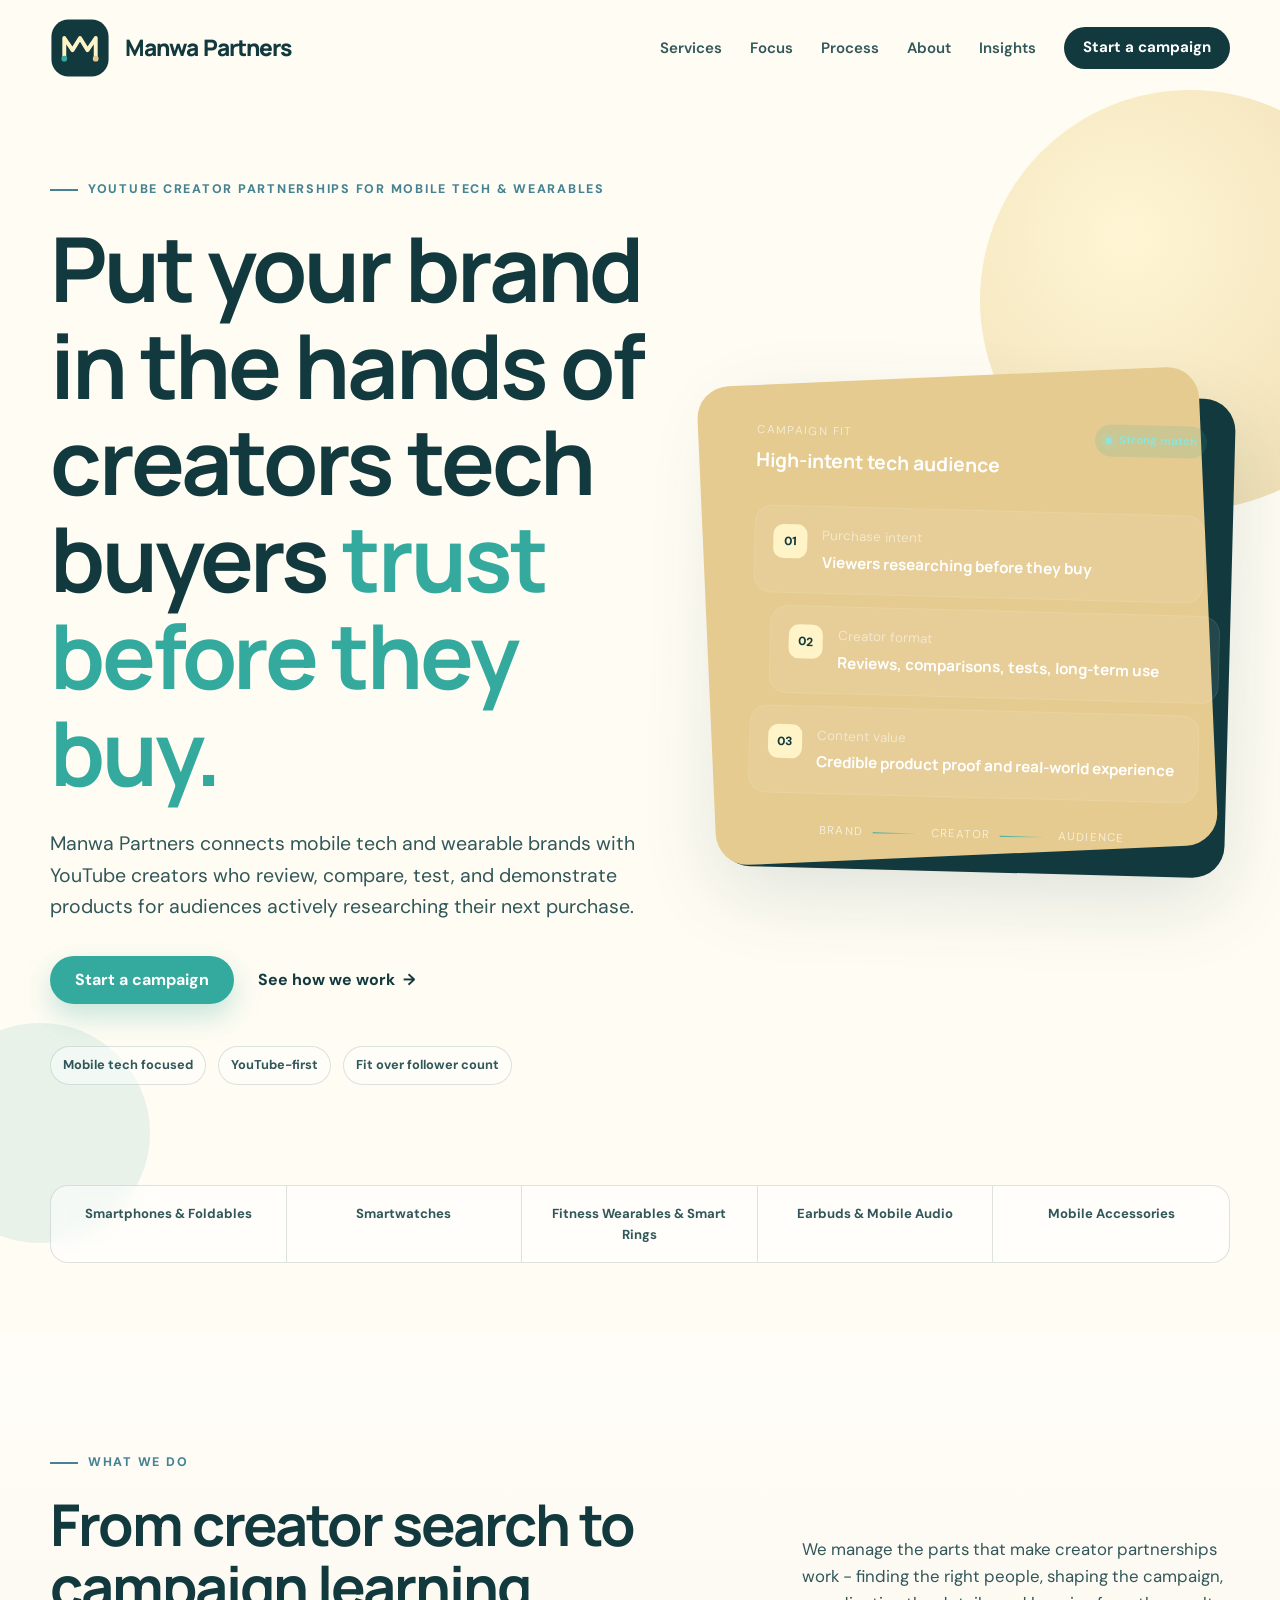
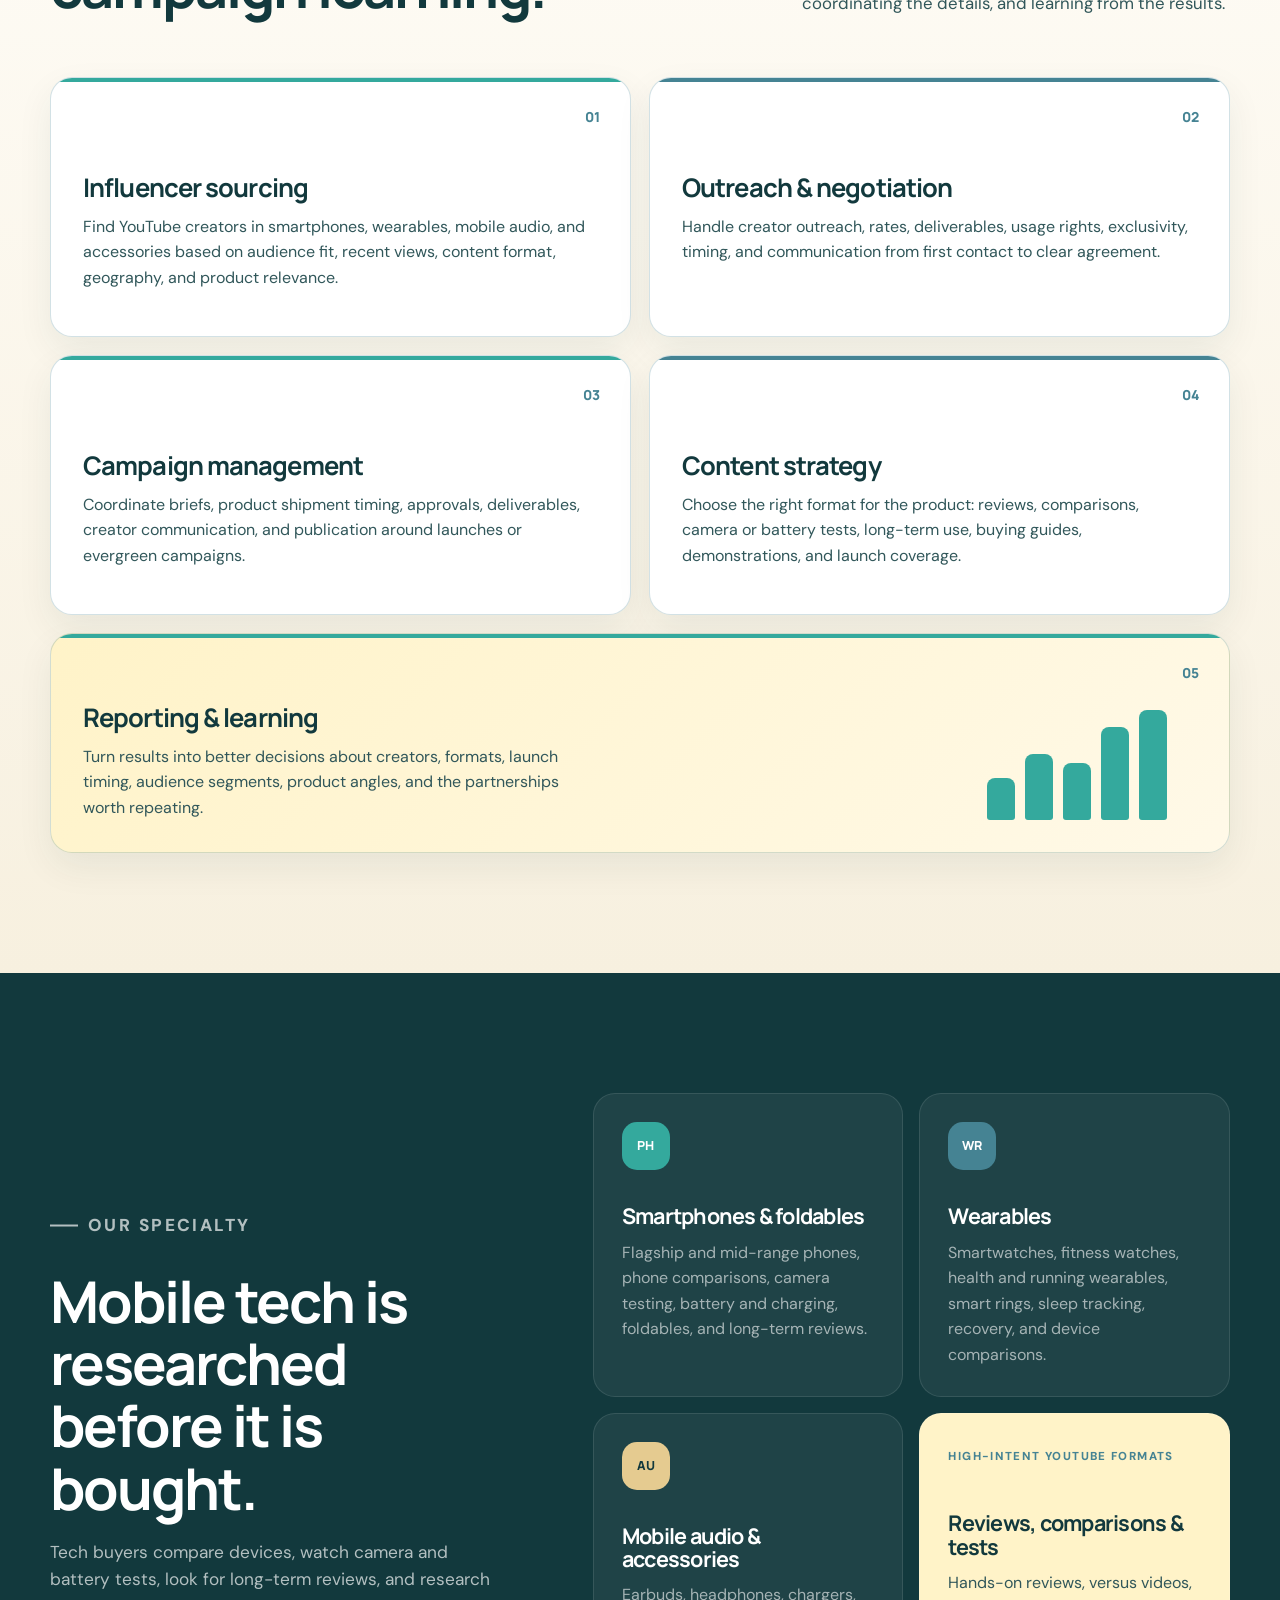
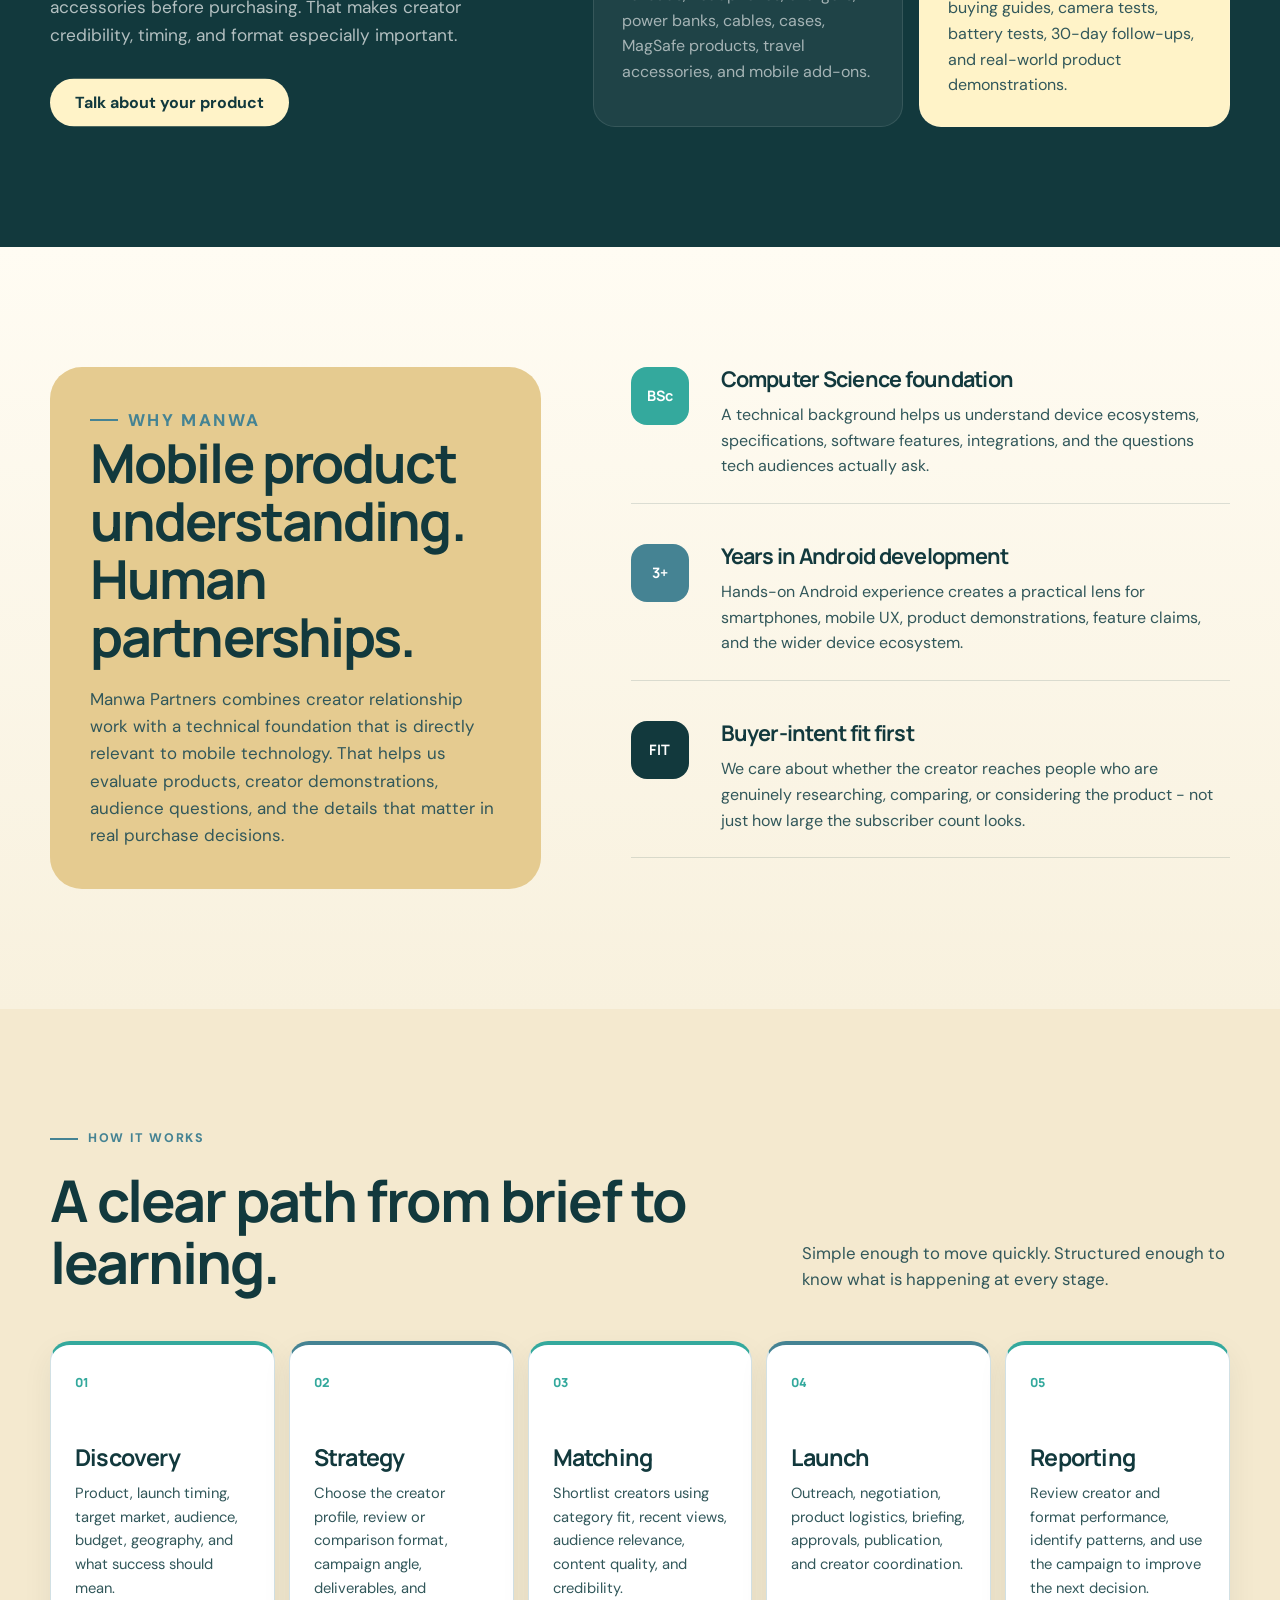
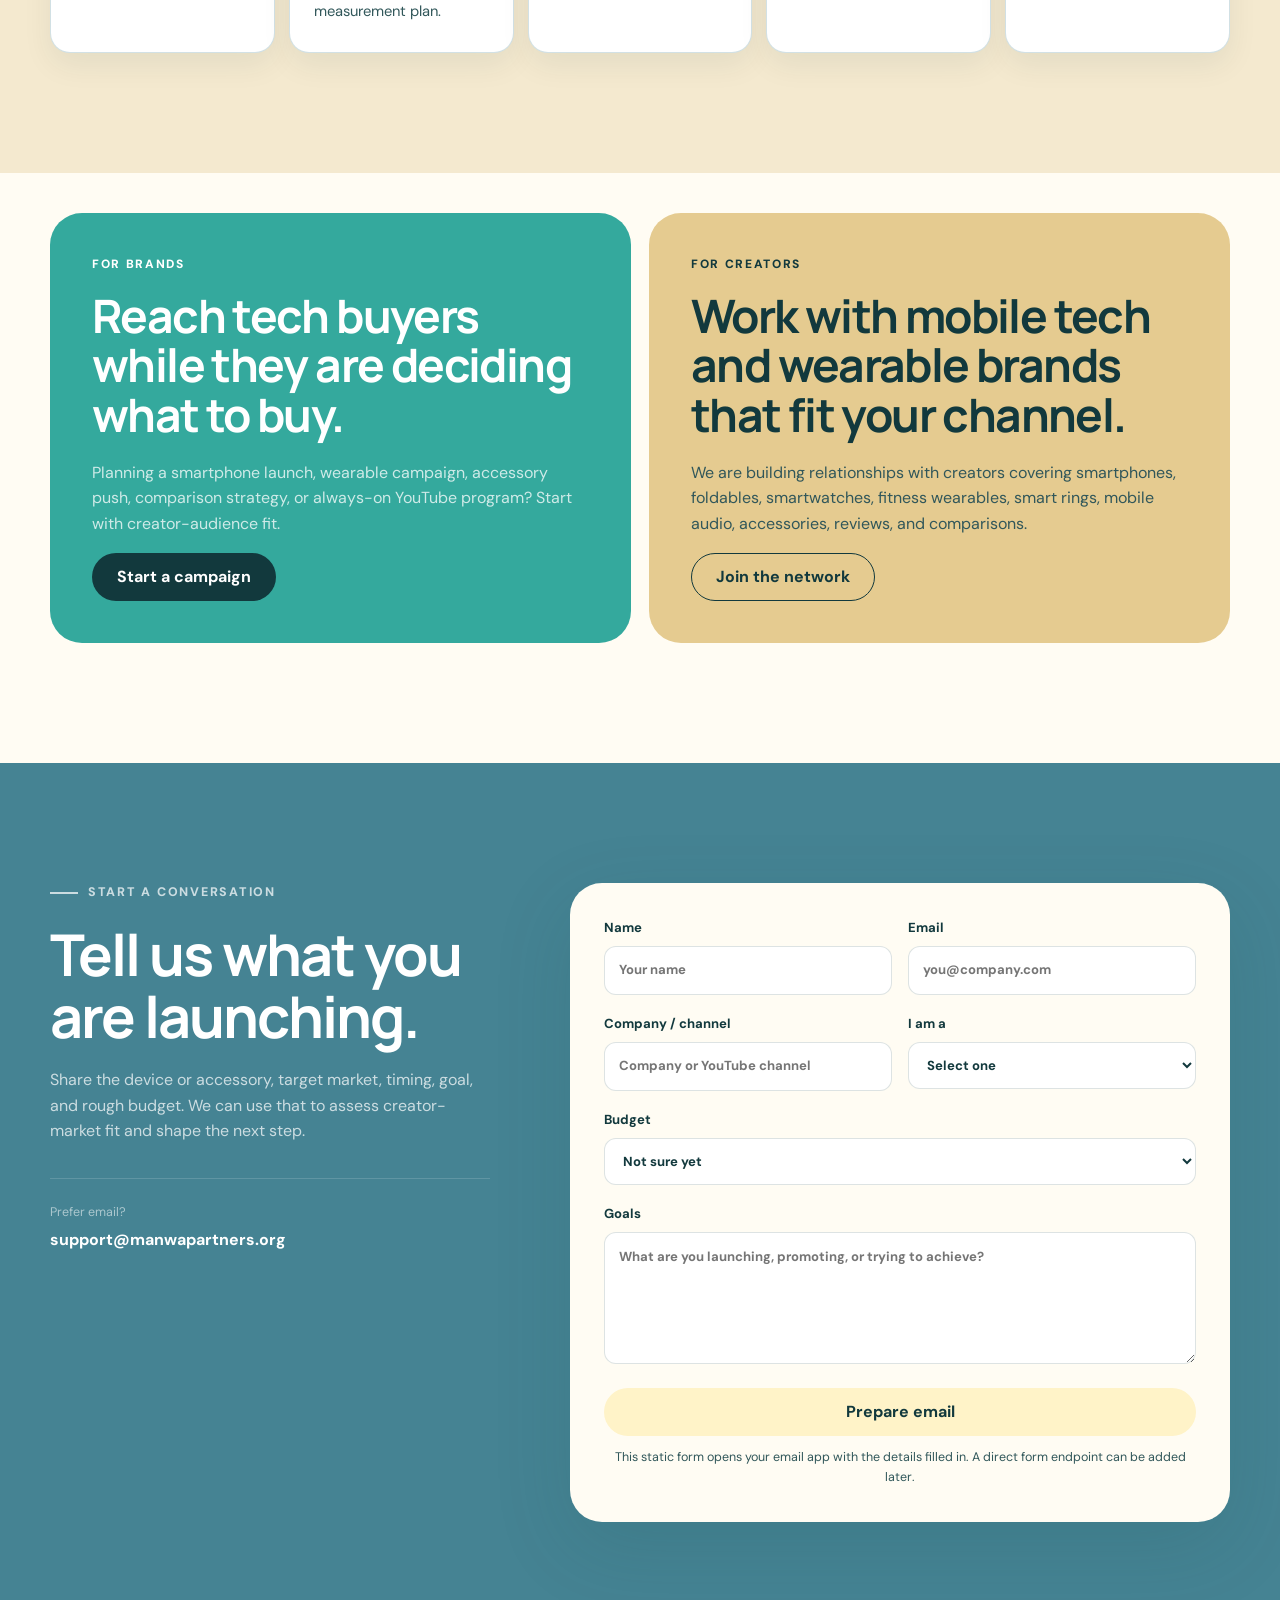
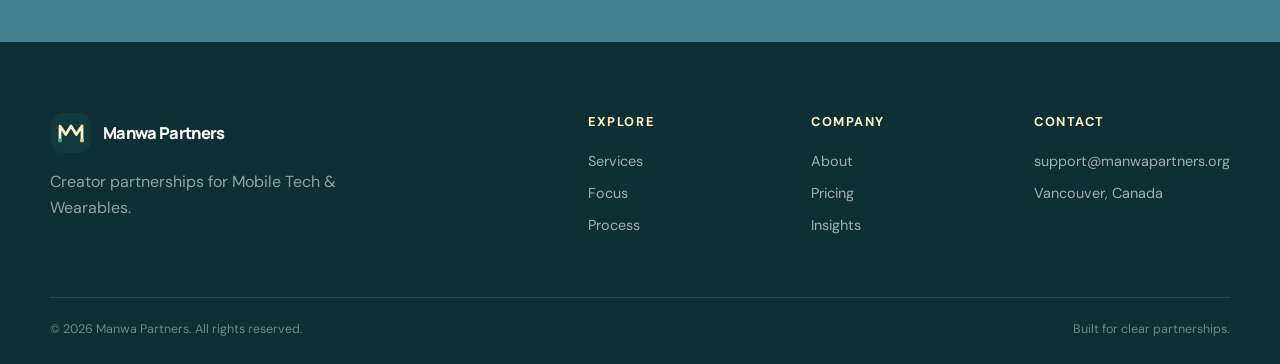
<file: index.html>
<!doctype html>
<html lang="en">
<head>
  <meta charset="utf-8">
  <meta name="viewport" content="width=device-width, initial-scale=1">
  <title>Manwa Partners | Mobile Tech & Wearables Influencer Marketing</title>
  <meta name="description" content="Manwa Partners connects mobile tech and wearable brands with YouTube creators covering smartphones, smartwatches, fitness wearables, smart rings, mobile audio, and accessories.">
  <meta name="theme-color" content="#34A99D">
  <meta property="og:title" content="Manwa Partners | Creator partnerships for Mobile Tech & Wearables">
  <meta property="og:description" content="YouTube-first creator partnerships for smartphone, wearable, mobile audio, and accessory brands.">
  <meta property="og:type" content="website">
  <meta property="og:url" content="https://manwapartners.com/">
  <meta property="og:image" content="https://manwapartners.com/assets/og-card.png">
  <link rel="canonical" href="https://manwapartners.com/">
  <link rel="icon" href="assets/favicon.svg" type="image/svg+xml">
  <link rel="preconnect" href="https://fonts.googleapis.com">
  <link rel="preconnect" href="https://fonts.gstatic.com" crossorigin>
  <link href="https://fonts.googleapis.com/css2?family=DM+Sans:wght@400;500;600;700&family=Manrope:wght@500;600;700;800&display=swap" rel="stylesheet">
  <link rel="stylesheet" href="styles.css">
  <script src="script.js" defer></script>
</head>
<body>
  <a class="skip-link" href="#main">Skip to content</a>
  <header class="site-header" data-header>
    <div class="container header-inner">
      <a class="brand" href="index.html" aria-label="Manwa Partners home">
        <img src="assets/logo-mark.svg" alt="" width="42" height="42">
        <span>Manwa Partners</span>
      </a>
      <button class="menu-button" type="button" aria-expanded="false" aria-controls="site-navigation" data-menu-button>
        <span class="menu-line"></span><span class="menu-line"></span><span class="sr-only">Toggle navigation</span>
      </button>
      <nav class="site-nav" id="site-navigation" aria-label="Primary navigation" data-navigation>
        <a href="#services">Services</a>
        <a href="#focus">Focus</a>
        <a href="#process">Process</a>
        <a href="about.html">About</a>
        <a href="blog.html">Insights</a>
        <a class="button button-small button-dark" href="#contact">Start a campaign</a>
      </nav>
    </div>
  </header>

  <main id="main">
    <section class="hero section">
      <div class="hero-orb hero-orb-one" aria-hidden="true"></div>
      <div class="hero-orb hero-orb-two" aria-hidden="true"></div>
      <div class="container hero-grid">
        <div class="hero-copy reveal">
          <p class="eyebrow"><span></span>YouTube creator partnerships for Mobile Tech & Wearables</p>
          <h1>Put your brand in the hands of creators tech buyers <em>trust before they buy.</em></h1>
          <p class="hero-description">Manwa Partners connects mobile tech and wearable brands with YouTube creators who review, compare, test, and demonstrate products for audiences actively researching their next purchase.</p>
          <div class="hero-actions">
            <a class="button button-primary" href="#contact">Start a campaign</a>
            <a class="text-link" href="#process">See how we work <span aria-hidden="true">→</span></a>
          </div>
          <div class="hero-proof"><span>Mobile tech focused</span><span>YouTube-first</span><span>Fit over follower count</span></div>
        </div>

        <div class="hero-visual reveal reveal-delay">
          <div class="signal-card">
            <div class="signal-header">
              <div><span class="signal-label">Campaign fit</span><strong>High-intent tech audience</strong></div>
              <span class="status-pill"><i></i>Strong match</span>
            </div>
            <div class="match-stack">
              <article class="match-card"><span class="match-number">01</span><div><small>Purchase intent</small><strong>Viewers researching before they buy</strong></div></article>
              <article class="match-card shift"><span class="match-number">02</span><div><small>Creator format</small><strong>Reviews, comparisons, tests, long-term use</strong></div></article>
              <article class="match-card"><span class="match-number">03</span><div><small>Content value</small><strong>Credible product proof and real-world experience</strong></div></article>
            </div>
            <div class="signal-footer"><span>Brand</span><b></b><span>Creator</span><b></b><span>Audience</span></div>
          </div>
        </div>
      </div>

      <div class="container">
        <div class="focus-strip reveal"><span>Smartphones & Foldables</span><span>Smartwatches</span><span>Fitness Wearables & Smart Rings</span><span>Earbuds & Mobile Audio</span><span>Mobile Accessories</span></div>
      </div>
    </section>

    <section class="section section-services" id="services">
      <div class="container">
        <div class="section-heading reveal">
          <div><p class="eyebrow"><span></span>What we do</p><h2>From creator search to campaign learning.</h2></div>
          <p>We manage the parts that make creator partnerships work - finding the right people, shaping the campaign, coordinating the details, and learning from the results.</p>
        </div>
        <div class="services-grid">
          <article class="service-card reveal"><span>01</span><h3>Influencer sourcing</h3><p>Find YouTube creators in smartphones, wearables, mobile audio, and accessories based on audience fit, recent views, content format, geography, and product relevance.</p></article>
          <article class="service-card reveal"><span>02</span><h3>Outreach & negotiation</h3><p>Handle creator outreach, rates, deliverables, usage rights, exclusivity, timing, and communication from first contact to clear agreement.</p></article>
          <article class="service-card reveal"><span>03</span><h3>Campaign management</h3><p>Coordinate briefs, product shipment timing, approvals, deliverables, creator communication, and publication around launches or evergreen campaigns.</p></article>
          <article class="service-card reveal"><span>04</span><h3>Content strategy</h3><p>Choose the right format for the product: reviews, comparisons, camera or battery tests, long-term use, buying guides, demonstrations, and launch coverage.</p></article>
          <article class="service-card service-wide reveal"><span>05</span><div><h3>Reporting & learning</h3><p>Turn results into better decisions about creators, formats, launch timing, audience segments, product angles, and the partnerships worth repeating.</p></div><div class="mini-chart"><i></i><i></i><i></i><i></i><i></i></div></article>
        </div>
      </div>
    </section>

    <section class="section section-focus" id="focus">
      <div class="container focus-layout">
        <div class="focus-intro reveal">
          <p class="eyebrow eyebrow-light"><span></span>Our specialty</p>
          <h2>Mobile tech is researched before it is bought.</h2>
          <p>Tech buyers compare devices, watch camera and battery tests, look for long-term reviews, and research accessories before purchasing. That makes creator credibility, timing, and format especially important.</p>
          <a class="button button-cream" href="#contact">Talk about your product</a>
        </div>
        <div class="focus-cards">
          <article class="focus-card reveal"><span class="focus-icon">PH</span><h3>Smartphones & foldables</h3><p>Flagship and mid-range phones, phone comparisons, camera testing, battery and charging, foldables, and long-term reviews.</p></article>
          <article class="focus-card reveal"><span class="focus-icon">WR</span><h3>Wearables</h3><p>Smartwatches, fitness watches, health and running wearables, smart rings, sleep tracking, recovery, and device comparisons.</p></article>
          <article class="focus-card reveal"><span class="focus-icon">AU</span><h3>Mobile audio & accessories</h3><p>Earbuds, headphones, chargers, power banks, cables, cases, MagSafe products, travel accessories, and mobile add-ons.</p></article>
          <article class="focus-card focus-secondary reveal"><span class="focus-kicker">High-intent YouTube formats</span><h3>Reviews, comparisons & tests</h3><p>Hands-on reviews, versus videos, buying guides, camera tests, battery tests, 30-day follow-ups, and real-world product demonstrations.</p></article>
        </div>
      </div>
    </section>

    <section class="section section-advantage">
      <div class="container advantage-grid">
        <div class="advantage-card reveal"><p class="eyebrow"><span></span>Why Manwa</p><h2>Mobile product understanding. Human partnerships.</h2><p>Manwa Partners combines creator relationship work with a technical foundation that is directly relevant to mobile technology. That helps us evaluate products, creator demonstrations, audience questions, and the details that matter in real purchase decisions.</p></div>
        <div class="advantage-points">
          <article class="advantage-point reveal"><strong>BSc</strong><div><h3>Computer Science foundation</h3><p>A technical background helps us understand device ecosystems, specifications, software features, integrations, and the questions tech audiences actually ask.</p></div></article>
          <article class="advantage-point reveal"><strong>3+</strong><div><h3>Years in Android development</h3><p>Hands-on Android experience creates a practical lens for smartphones, mobile UX, product demonstrations, feature claims, and the wider device ecosystem.</p></div></article>
          <article class="advantage-point reveal"><strong>FIT</strong><div><h3>Buyer-intent fit first</h3><p>We care about whether the creator reaches people who are genuinely researching, comparing, or considering the product - not just how large the subscriber count looks.</p></div></article>
        </div>
      </div>
    </section>

    <section class="section section-process" id="process">
      <div class="container">
        <div class="section-heading reveal"><div><p class="eyebrow"><span></span>How it works</p><h2>A clear path from brief to learning.</h2></div><p>Simple enough to move quickly. Structured enough to know what is happening at every stage.</p></div>
        <ol class="process-grid">
          <li class="process-step reveal"><span>01</span><h3>Discovery</h3><p>Product, launch timing, target market, audience, budget, geography, and what success should mean.</p></li>
          <li class="process-step reveal"><span>02</span><h3>Strategy</h3><p>Choose the creator profile, review or comparison format, campaign angle, deliverables, and measurement plan.</p></li>
          <li class="process-step reveal"><span>03</span><h3>Matching</h3><p>Shortlist creators using category fit, recent views, audience relevance, content quality, and credibility.</p></li>
          <li class="process-step reveal"><span>04</span><h3>Launch</h3><p>Outreach, negotiation, product logistics, briefing, approvals, publication, and creator coordination.</p></li>
          <li class="process-step reveal"><span>05</span><h3>Reporting</h3><p>Review creator and format performance, identify patterns, and use the campaign to improve the next decision.</p></li>
        </ol>
      </div>
    </section>

    <section class="section section-pathways">
      <div class="container pathway-grid">
        <article class="pathway-card pathway-brand reveal"><span class="pathway-label">For brands</span><h2>Reach tech buyers while they are deciding what to buy.</h2><p>Planning a smartphone launch, wearable campaign, accessory push, comparison strategy, or always-on YouTube program? Start with creator-audience fit.</p><a class="button button-dark" href="#contact">Start a campaign</a></article>
        <article class="pathway-card pathway-creator reveal"><span class="pathway-label">For creators</span><h2>Work with mobile tech and wearable brands that fit your channel.</h2><p>We are building relationships with creators covering smartphones, foldables, smartwatches, fitness wearables, smart rings, mobile audio, accessories, reviews, and comparisons.</p><a class="button button-outline-dark" href="#contact">Join the network</a></article>
      </div>
    </section>

    <section class="section section-contact" id="contact">
      <div class="container contact-grid">
        <div class="contact-copy reveal"><p class="eyebrow eyebrow-light"><span></span>Start a conversation</p><h2>Tell us what you are launching.</h2><p>Share the device or accessory, target market, timing, goal, and rough budget. We can use that to assess creator-market fit and shape the next step.</p><div class="contact-note"><span>Prefer email?</span><a href="mailto:support@manwapartners.org">support@manwapartners.org</a></div></div>
        <form class="contact-form reveal" data-contact-form>
          <div class="form-row"><label>Name<input type="text" name="name" autocomplete="name" required placeholder="Your name"></label><label>Email<input type="email" name="email" autocomplete="email" required placeholder="you@company.com"></label></div>
          <div class="form-row"><label>Company / channel<input type="text" name="company" required placeholder="Company or YouTube channel"></label><label>I am a<select name="contactType" required><option value="" selected disabled>Select one</option><option>Brand</option><option>Creator</option><option>Other</option></select></label></div>
          <label>Budget<select name="budget"><option>Not sure yet</option><option>Under $5k</option><option>$5k-$15k</option><option>$15k-$30k</option><option>$30k+</option></select></label>
          <label>Goals<textarea name="goals" rows="5" required placeholder="What are you launching, promoting, or trying to achieve?"></textarea></label>
          <button class="button button-cream button-full" type="submit">Prepare email</button>
          <p class="form-help">This static form opens your email app with the details filled in. A direct form endpoint can be added later.</p>
        </form>
      </div>
    </section>
  </main>

  <footer class="site-footer">
    <div class="container footer-main">
      <div><a class="brand brand-footer" href="index.html"><img src="assets/logo-mark.svg" alt="" width="42" height="42"><span>Manwa Partners</span></a><p>Creator partnerships for Mobile Tech & Wearables.</p></div>
      <div class="footer-links"><div><strong>Explore</strong><a href="#services">Services</a><a href="#focus">Focus</a><a href="#process">Process</a></div><div><strong>Company</strong><a href="about.html">About</a><a href="pricing.html">Pricing</a><a href="blog.html">Insights</a></div><div><strong>Contact</strong><a href="mailto:support@manwapartners.org">support@manwapartners.org</a><span>Vancouver, Canada</span></div></div>
    </div>
    <div class="container footer-bottom"><span>© <span data-year></span> Manwa Partners. All rights reserved.</span><span>Built for clear partnerships.</span></div>
  </footer>
</body>
</html>
</file>
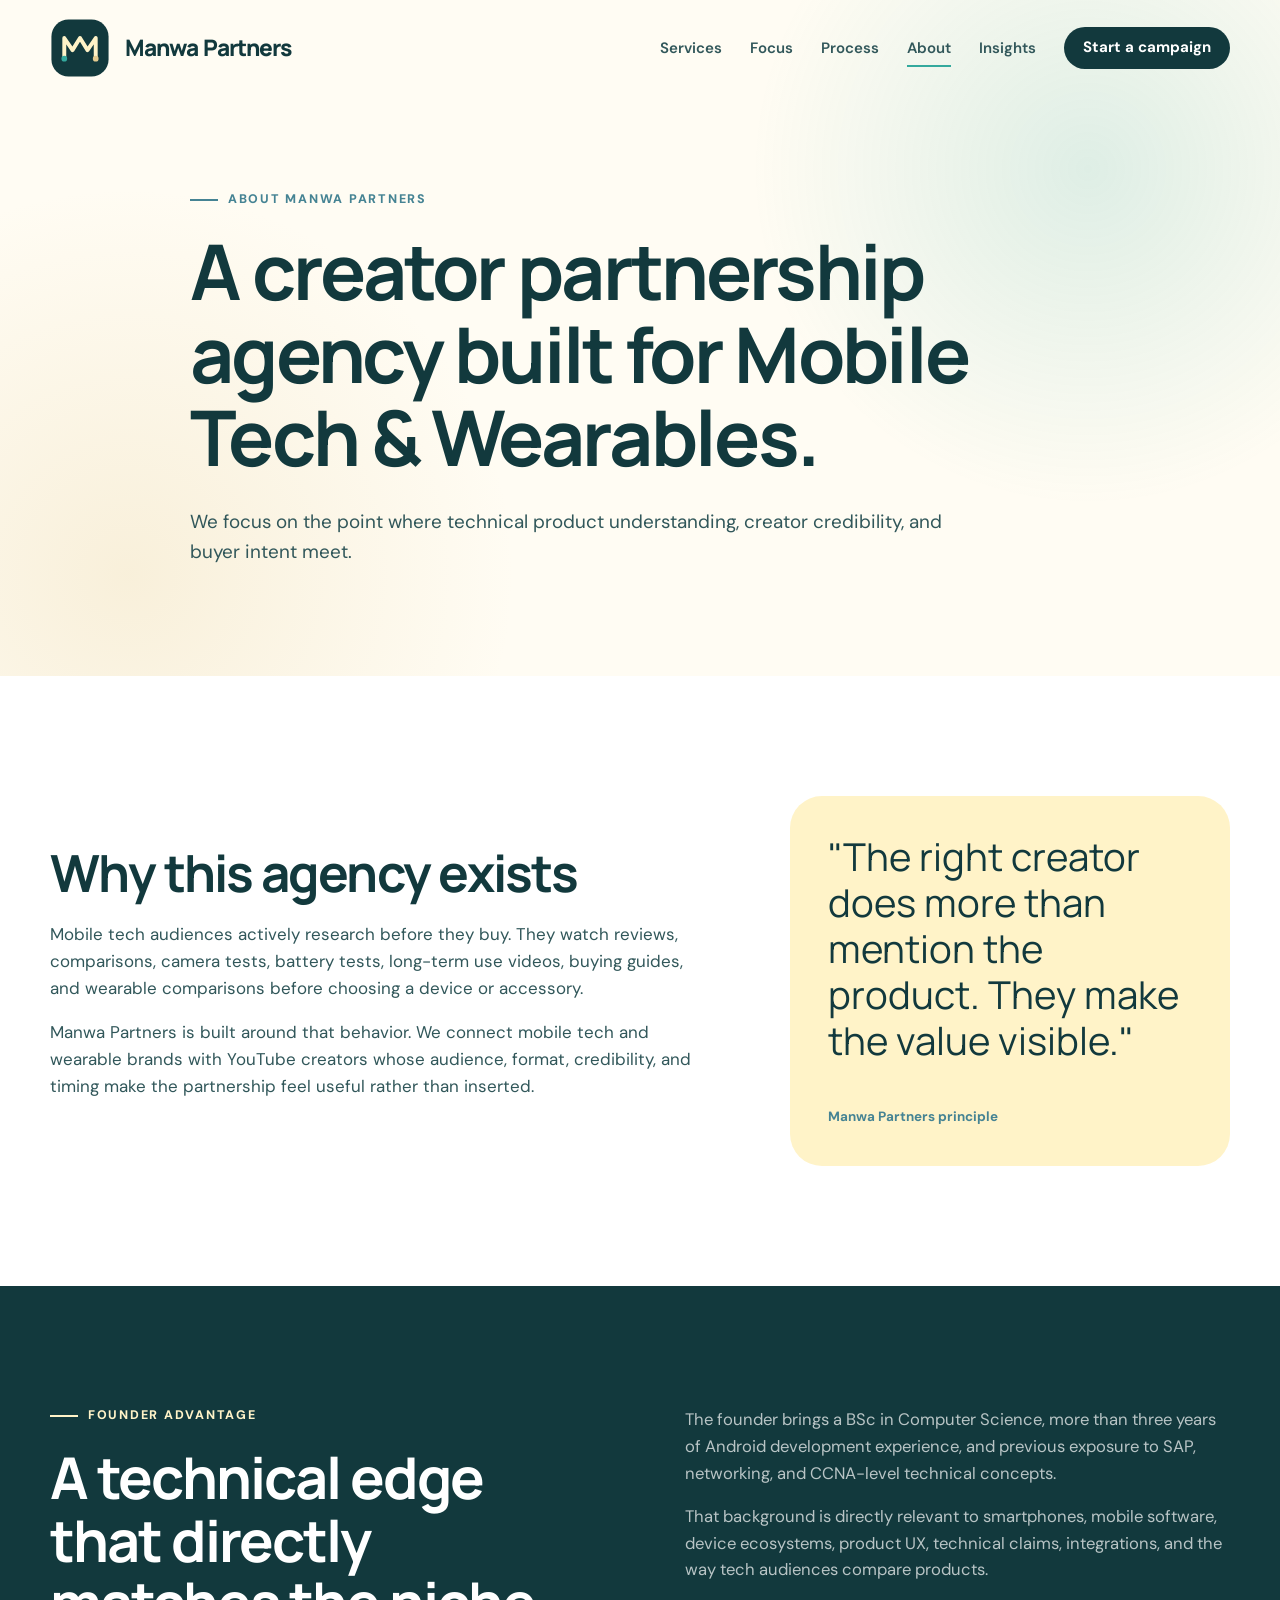
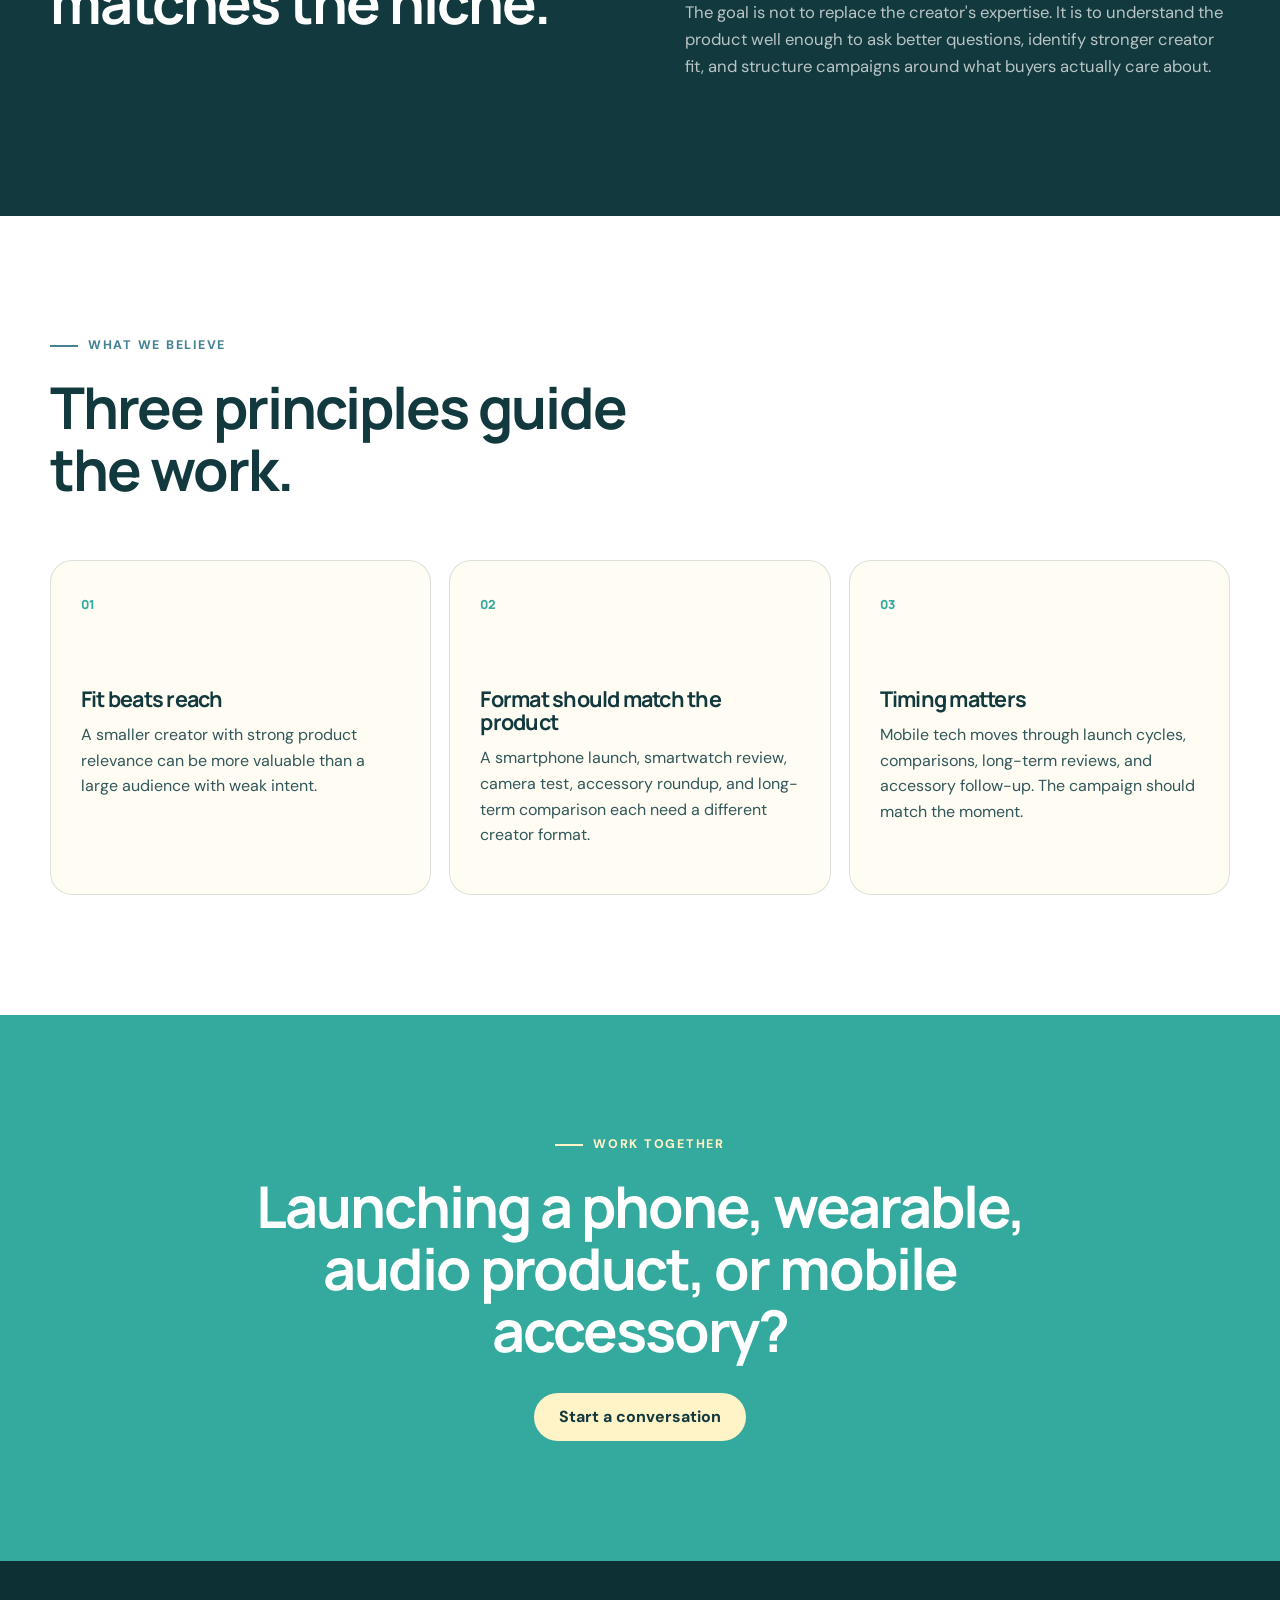
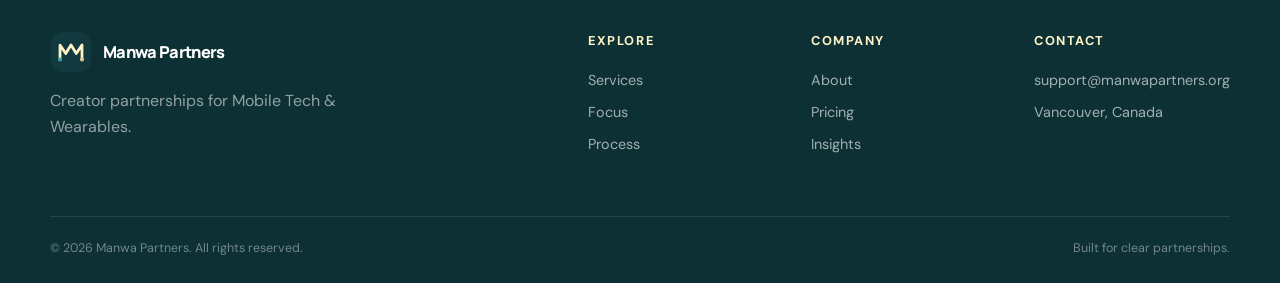
<file: about.html>
<!doctype html><html lang="en"><head><meta charset="utf-8"><meta name="viewport" content="width=device-width, initial-scale=1"><title>About | Manwa Partners</title><meta name="description" content="Learn how Manwa Partners combines mobile technology understanding with creator partnership strategy for smartphone, wearable, audio, and accessory brands."><meta name="theme-color" content="#34A99D"><link rel="canonical" href="https://manwapartners.com/about.html"><link rel="icon" href="assets/favicon.svg" type="image/svg+xml"><link rel="preconnect" href="https://fonts.googleapis.com"><link rel="preconnect" href="https://fonts.gstatic.com" crossorigin><link href="https://fonts.googleapis.com/css2?family=DM+Sans:wght@400;500;600;700&family=Manrope:wght@500;600;700;800&display=swap" rel="stylesheet"><link rel="stylesheet" href="styles.css"><script src="script.js" defer></script></head><body>
<a class="skip-link" href="#main">Skip to content</a><header class="site-header" data-header><div class="container header-inner"><a class="brand" href="index.html"><img src="assets/logo-mark.svg" alt="" width="42" height="42"><span>Manwa Partners</span></a><button class="menu-button" type="button" aria-expanded="false" aria-controls="site-navigation" data-menu-button><span class="menu-line"></span><span class="menu-line"></span><span class="sr-only">Toggle navigation</span></button><nav class="site-nav" id="site-navigation" data-navigation><a href="index.html#services">Services</a><a href="index.html#focus">Focus</a><a href="index.html#process">Process</a><a class="active" href="about.html">About</a><a href="blog.html">Insights</a><a class="button button-small button-dark" href="index.html#contact">Start a campaign</a></nav></div></header>
<main id="main"><section class="page-hero section"><div class="container narrow reveal"><p class="eyebrow"><span></span>About Manwa Partners</p><h1>A creator partnership agency built for Mobile Tech & Wearables.</h1><p>We focus on the point where technical product understanding, creator credibility, and buyer intent meet.</p></div></section>
<section class="section page-section"><div class="container story-grid"><div class="story-copy reveal"><h2>Why this agency exists</h2><p>Mobile tech audiences actively research before they buy. They watch reviews, comparisons, camera tests, battery tests, long-term use videos, buying guides, and wearable comparisons before choosing a device or accessory.</p><p>Manwa Partners is built around that behavior. We connect mobile tech and wearable brands with YouTube creators whose audience, format, credibility, and timing make the partnership feel useful rather than inserted.</p></div><aside class="story-quote reveal"><p>"The right creator does more than mention the product. They make the value visible."</p><span>Manwa Partners principle</span></aside></div></section>
<section class="section section-focus"><div class="container about-grid"><div class="reveal"><p class="eyebrow eyebrow-light"><span></span>Founder advantage</p><h2>A technical edge that directly matches the niche.</h2></div><div class="about-details reveal"><p>The founder brings a BSc in Computer Science, more than three years of Android development experience, and previous exposure to SAP, networking, and CCNA-level technical concepts.</p><p>That background is directly relevant to smartphones, mobile software, device ecosystems, product UX, technical claims, integrations, and the way tech audiences compare products.</p><p>The goal is not to replace the creator&apos;s expertise. It is to understand the product well enough to ask better questions, identify stronger creator fit, and structure campaigns around what buyers actually care about.</p></div></div></section>
<section class="section page-section"><div class="container"><div class="section-heading reveal"><div><p class="eyebrow"><span></span>What we believe</p><h2>Three principles guide the work.</h2></div></div><div class="belief-grid"><article class="belief-card reveal"><span>01</span><h3>Fit beats reach</h3><p>A smaller creator with strong product relevance can be more valuable than a large audience with weak intent.</p></article><article class="belief-card reveal"><span>02</span><h3>Format should match the product</h3><p>A smartphone launch, smartwatch review, camera test, accessory roundup, and long-term comparison each need a different creator format.</p></article><article class="belief-card reveal"><span>03</span><h3>Timing matters</h3><p>Mobile tech moves through launch cycles, comparisons, long-term reviews, and accessory follow-up. The campaign should match the moment.</p></article></div></div></section>
<section class="section page-cta"><div class="container page-cta-inner reveal"><p class="eyebrow eyebrow-light"><span></span>Work together</p><h2>Launching a phone, wearable, audio product, or mobile accessory?</h2><a class="button button-cream" href="index.html#contact">Start a conversation</a></div></section></main>
<footer class="site-footer"><div class="container footer-main"><div><a class="brand brand-footer" href="index.html"><img src="assets/logo-mark.svg" alt="" width="42" height="42"><span>Manwa Partners</span></a><p>Creator partnerships for Mobile Tech & Wearables.</p></div><div class="footer-links"><div><strong>Explore</strong><a href="index.html#services">Services</a><a href="index.html#focus">Focus</a><a href="index.html#process">Process</a></div><div><strong>Company</strong><a href="about.html">About</a><a href="pricing.html">Pricing</a><a href="blog.html">Insights</a></div><div><strong>Contact</strong><a href="mailto:support@manwapartners.org">support@manwapartners.org</a><span>Vancouver, Canada</span></div></div></div><div class="container footer-bottom"><span>© <span data-year></span> Manwa Partners. All rights reserved.</span><span>Built for clear partnerships.</span></div></footer></body></html>
</file>
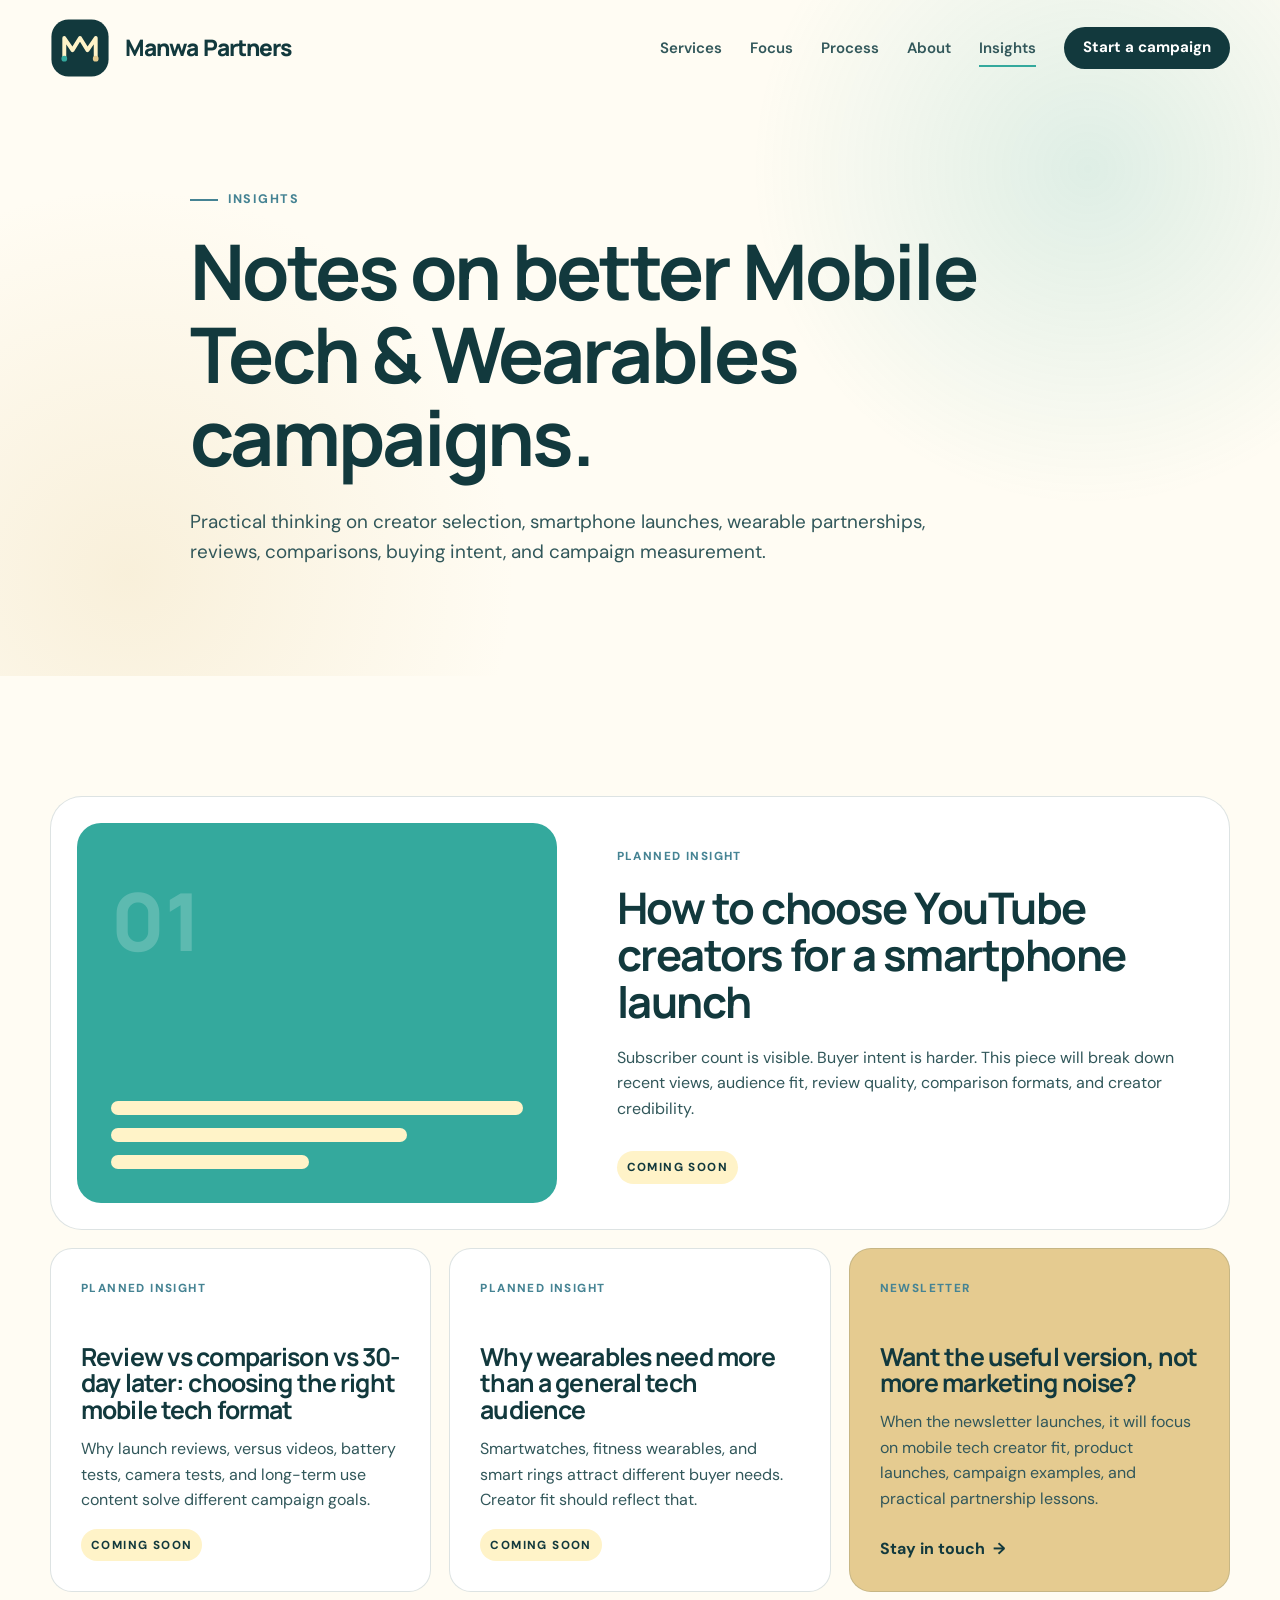
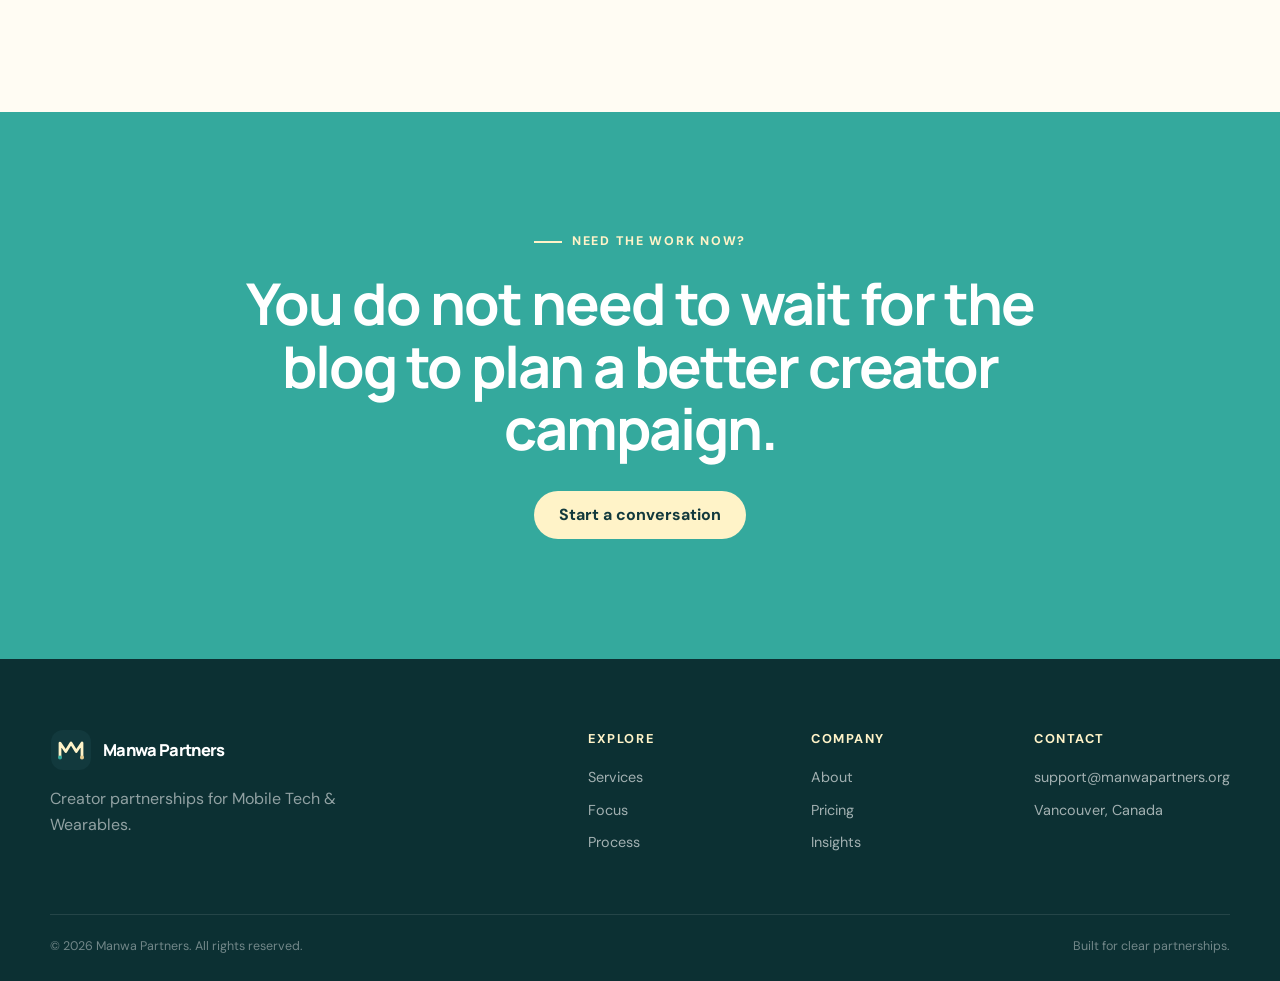
<file: blog.html>
<!doctype html><html lang="en"><head><meta charset="utf-8"><meta name="viewport" content="width=device-width, initial-scale=1"><title>Insights | Manwa Partners</title><meta name="description" content="Insights on smartphone launches, wearable creator campaigns, YouTube reviews, comparisons, buying intent, and mobile tech influencer marketing."><meta name="theme-color" content="#34A99D"><link rel="canonical" href="https://manwapartners.com/blog.html"><link rel="icon" href="assets/favicon.svg" type="image/svg+xml"><link rel="preconnect" href="https://fonts.googleapis.com"><link rel="preconnect" href="https://fonts.gstatic.com" crossorigin><link href="https://fonts.googleapis.com/css2?family=DM+Sans:wght@400;500;600;700&family=Manrope:wght@500;600;700;800&display=swap" rel="stylesheet"><link rel="stylesheet" href="styles.css"><script src="script.js" defer></script></head><body>
<header class="site-header" data-header><div class="container header-inner"><a class="brand" href="index.html"><img src="assets/logo-mark.svg" alt="" width="42" height="42"><span>Manwa Partners</span></a><button class="menu-button" type="button" aria-expanded="false" aria-controls="site-navigation" data-menu-button><span class="menu-line"></span><span class="menu-line"></span><span class="sr-only">Toggle navigation</span></button><nav class="site-nav" id="site-navigation" data-navigation><a href="index.html#services">Services</a><a href="index.html#focus">Focus</a><a href="index.html#process">Process</a><a href="about.html">About</a><a class="active" href="blog.html">Insights</a><a class="button button-small button-dark" href="index.html#contact">Start a campaign</a></nav></div></header>
<main><section class="page-hero section"><div class="container narrow reveal"><p class="eyebrow"><span></span>Insights</p><h1>Notes on better Mobile Tech & Wearables campaigns.</h1><p>Practical thinking on creator selection, smartphone launches, wearable partnerships, reviews, comparisons, buying intent, and campaign measurement.</p></div></section>
<section class="section blog-section"><div class="container"><article class="featured-post reveal"><div class="featured-post-art"><span>01</span><div class="featured-lines"><i></i><i></i><i></i></div></div><div><span class="post-meta">Planned insight</span><h2>How to choose YouTube creators for a smartphone launch</h2><p>Subscriber count is visible. Buyer intent is harder. This piece will break down recent views, audience fit, review quality, comparison formats, and creator credibility.</p><span class="coming-soon">Coming soon</span></div></article><div class="post-grid"><article class="post-card reveal"><span class="post-meta">Planned insight</span><h3>Review vs comparison vs 30-day later: choosing the right mobile tech format</h3><p>Why launch reviews, versus videos, battery tests, camera tests, and long-term use content solve different campaign goals.</p><span class="coming-soon">Coming soon</span></article><article class="post-card reveal"><span class="post-meta">Planned insight</span><h3>Why wearables need more than a general tech audience</h3><p>Smartwatches, fitness wearables, and smart rings attract different buyer needs. Creator fit should reflect that.</p><span class="coming-soon">Coming soon</span></article><article class="post-card post-card-accent reveal"><span class="post-meta">Newsletter</span><h3>Want the useful version, not more marketing noise?</h3><p>When the newsletter launches, it will focus on mobile tech creator fit, product launches, campaign examples, and practical partnership lessons.</p><a class="text-link" href="index.html#contact">Stay in touch <span>→</span></a></article></div></div></section>
<section class="section page-cta"><div class="container page-cta-inner reveal"><p class="eyebrow eyebrow-light"><span></span>Need the work now?</p><h2>You do not need to wait for the blog to plan a better creator campaign.</h2><a class="button button-cream" href="index.html#contact">Start a conversation</a></div></section></main>
<footer class="site-footer"><div class="container footer-main"><div><a class="brand brand-footer" href="index.html"><img src="assets/logo-mark.svg" alt="" width="42" height="42"><span>Manwa Partners</span></a><p>Creator partnerships for Mobile Tech & Wearables.</p></div><div class="footer-links"><div><strong>Explore</strong><a href="index.html#services">Services</a><a href="index.html#focus">Focus</a><a href="index.html#process">Process</a></div><div><strong>Company</strong><a href="about.html">About</a><a href="pricing.html">Pricing</a><a href="blog.html">Insights</a></div><div><strong>Contact</strong><a href="mailto:support@manwapartners.org">support@manwapartners.org</a><span>Vancouver, Canada</span></div></div></div><div class="container footer-bottom"><span>© <span data-year></span> Manwa Partners. All rights reserved.</span><span>Built for clear partnerships.</span></div></footer></body></html>
</file>
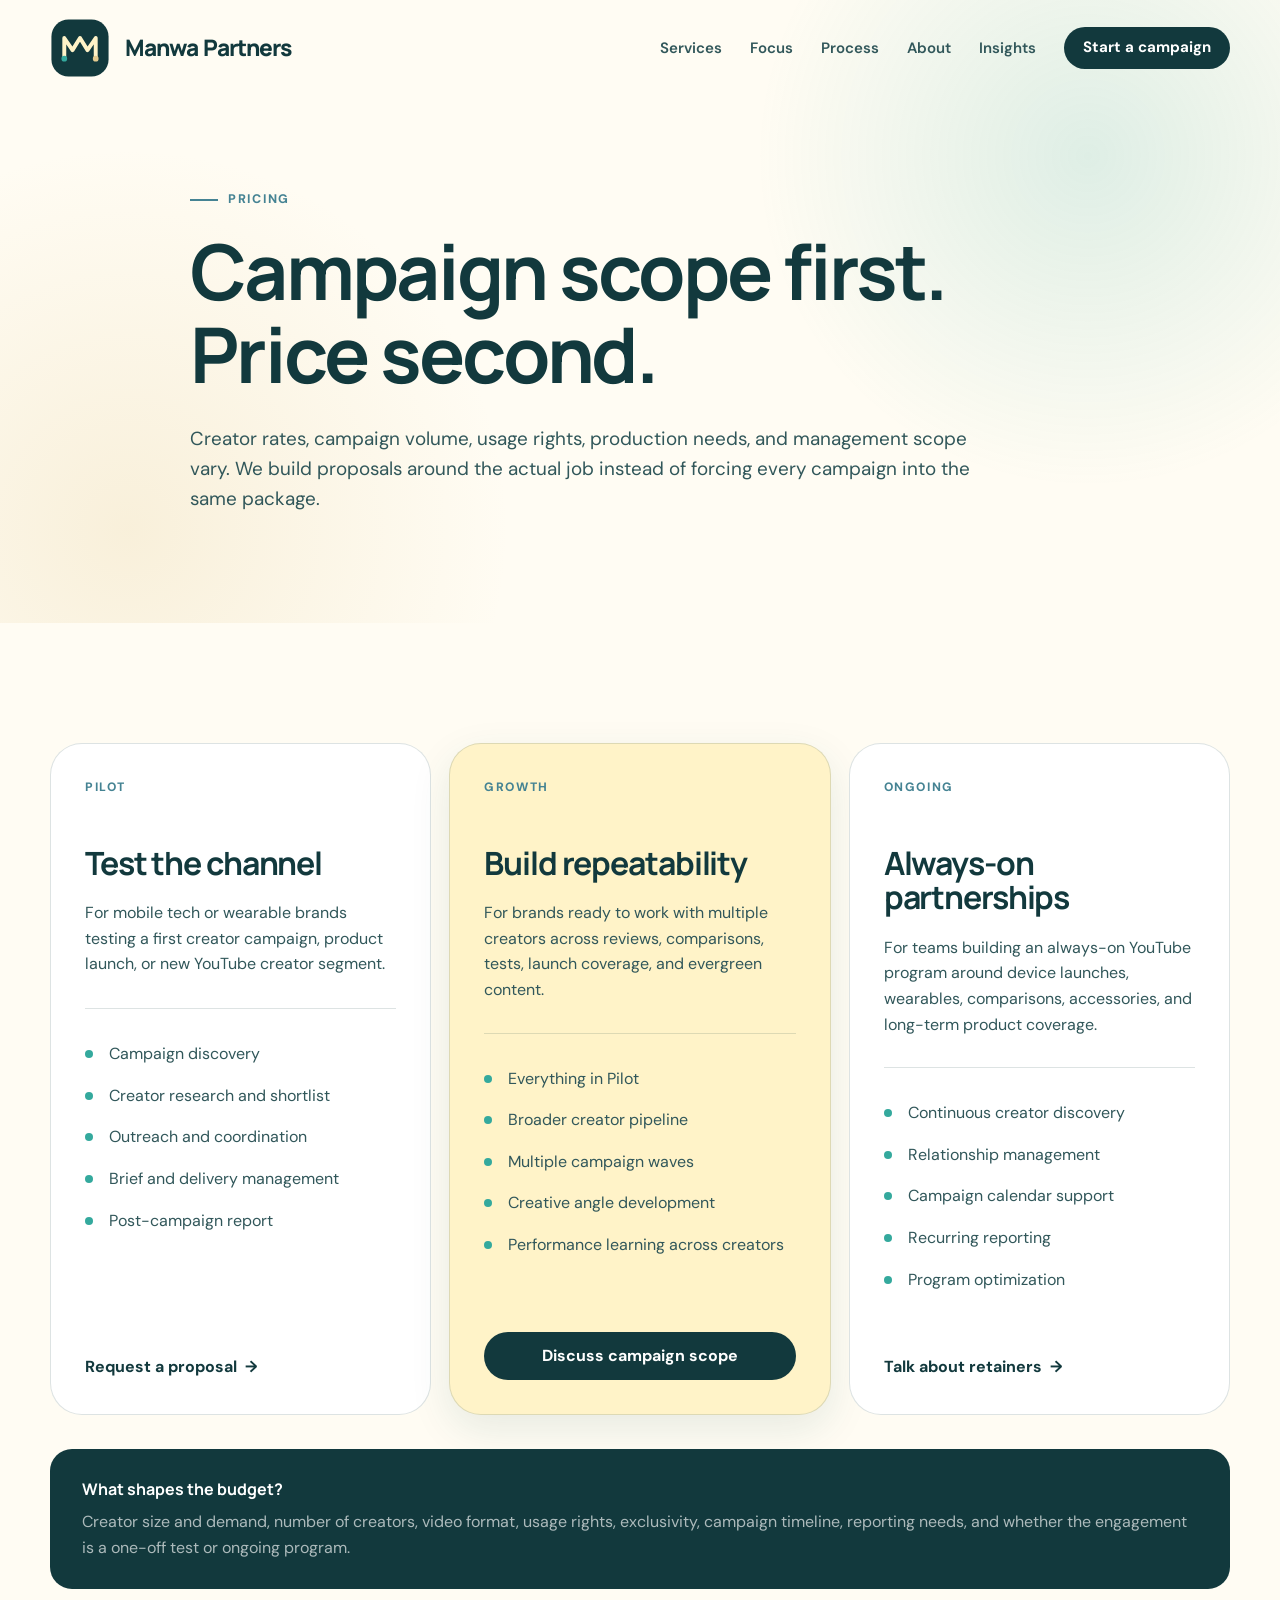
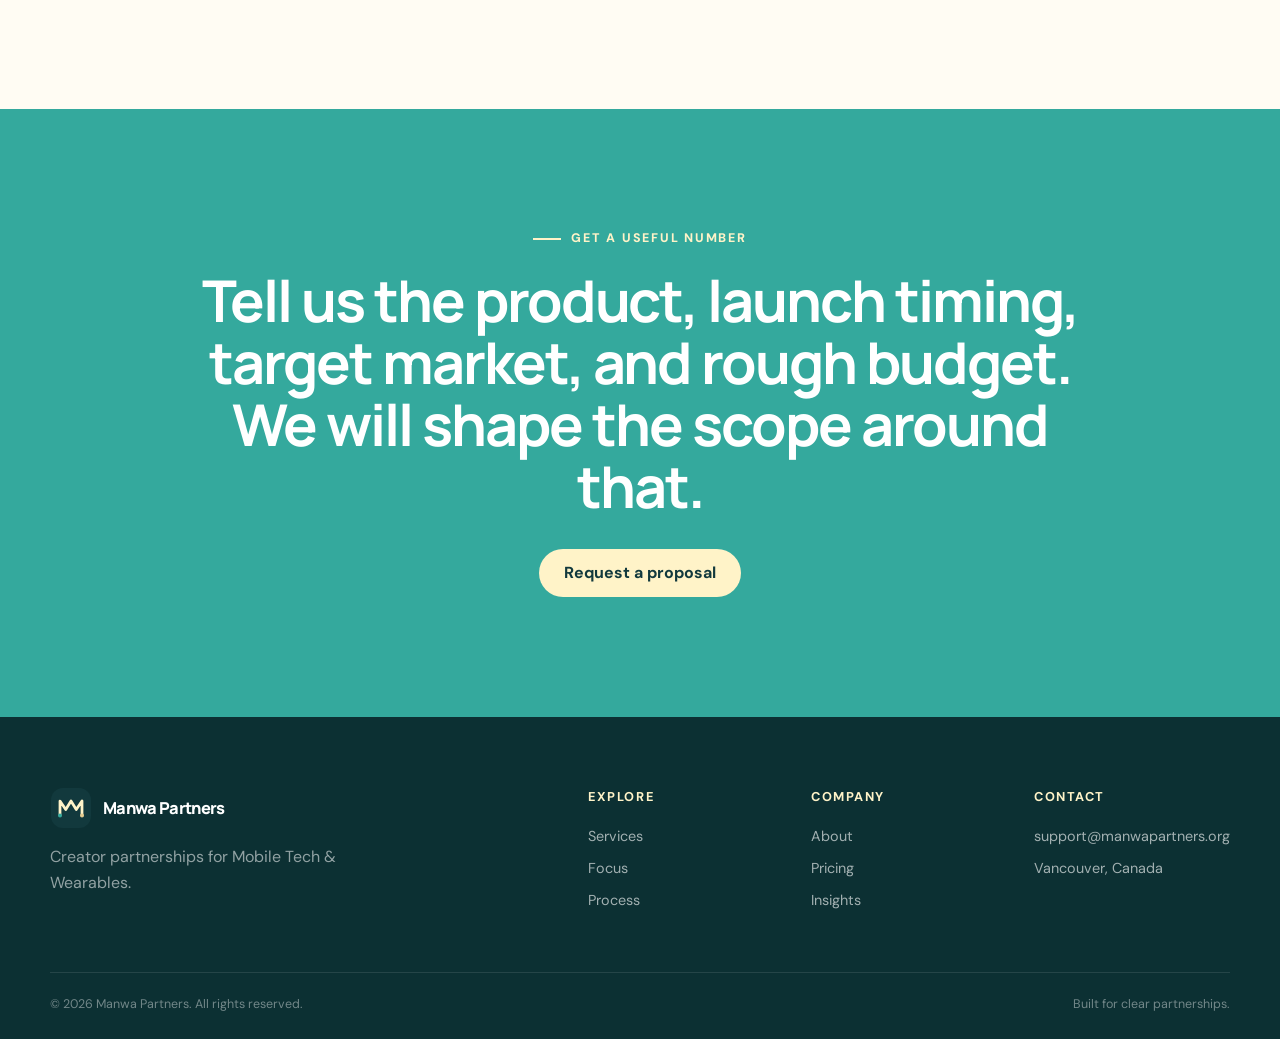
<file: pricing.html>
<!doctype html><html lang="en"><head><meta charset="utf-8"><meta name="viewport" content="width=device-width, initial-scale=1"><title>Pricing | Manwa Partners</title><meta name="description" content="Flexible creator campaign structures for mobile tech and wearable brands, from launch pilots to ongoing YouTube creator programs."><meta name="theme-color" content="#34A99D"><link rel="canonical" href="https://manwapartners.com/pricing.html"><link rel="icon" href="assets/favicon.svg" type="image/svg+xml"><link rel="preconnect" href="https://fonts.googleapis.com"><link rel="preconnect" href="https://fonts.gstatic.com" crossorigin><link href="https://fonts.googleapis.com/css2?family=DM+Sans:wght@400;500;600;700&family=Manrope:wght@500;600;700;800&display=swap" rel="stylesheet"><link rel="stylesheet" href="styles.css"><script src="script.js" defer></script></head><body>
<header class="site-header" data-header><div class="container header-inner"><a class="brand" href="index.html"><img src="assets/logo-mark.svg" alt="" width="42" height="42"><span>Manwa Partners</span></a><button class="menu-button" type="button" aria-expanded="false" aria-controls="site-navigation" data-menu-button><span class="menu-line"></span><span class="menu-line"></span><span class="sr-only">Toggle navigation</span></button><nav class="site-nav" id="site-navigation" data-navigation><a href="index.html#services">Services</a><a href="index.html#focus">Focus</a><a href="index.html#process">Process</a><a href="about.html">About</a><a href="blog.html">Insights</a><a class="button button-small button-dark" href="index.html#contact">Start a campaign</a></nav></div></header>
<main><section class="page-hero section"><div class="container narrow reveal"><p class="eyebrow"><span></span>Pricing</p><h1>Campaign scope first. Price second.</h1><p>Creator rates, campaign volume, usage rights, production needs, and management scope vary. We build proposals around the actual job instead of forcing every campaign into the same package.</p></div></section>
<section class="section pricing-section"><div class="container"><div class="pricing-grid"><article class="pricing-card reveal"><span class="pricing-kicker">Pilot</span><h2>Test the channel</h2><p>For mobile tech or wearable brands testing a first creator campaign, product launch, or new YouTube creator segment.</p><ul><li>Campaign discovery</li><li>Creator research and shortlist</li><li>Outreach and coordination</li><li>Brief and delivery management</li><li>Post-campaign report</li></ul><a class="text-link" href="index.html#contact">Request a proposal <span>→</span></a></article><article class="pricing-card pricing-card-featured reveal"><span class="pricing-kicker">Growth</span><h2>Build repeatability</h2><p>For brands ready to work with multiple creators across reviews, comparisons, tests, launch coverage, and evergreen content.</p><ul><li>Everything in Pilot</li><li>Broader creator pipeline</li><li>Multiple campaign waves</li><li>Creative angle development</li><li>Performance learning across creators</li></ul><a class="button button-dark button-full" href="index.html#contact">Discuss campaign scope</a></article><article class="pricing-card reveal"><span class="pricing-kicker">Ongoing</span><h2>Always-on partnerships</h2><p>For teams building an always-on YouTube program around device launches, wearables, comparisons, accessories, and long-term product coverage.</p><ul><li>Continuous creator discovery</li><li>Relationship management</li><li>Campaign calendar support</li><li>Recurring reporting</li><li>Program optimization</li></ul><a class="text-link" href="index.html#contact">Talk about retainers <span>→</span></a></article></div><div class="pricing-note reveal"><strong>What shapes the budget?</strong><p>Creator size and demand, number of creators, video format, usage rights, exclusivity, campaign timeline, reporting needs, and whether the engagement is a one-off test or ongoing program.</p></div></div></section>
<section class="section page-cta"><div class="container page-cta-inner reveal"><p class="eyebrow eyebrow-light"><span></span>Get a useful number</p><h2>Tell us the product, launch timing, target market, and rough budget. We will shape the scope around that.</h2><a class="button button-cream" href="index.html#contact">Request a proposal</a></div></section></main>
<footer class="site-footer"><div class="container footer-main"><div><a class="brand brand-footer" href="index.html"><img src="assets/logo-mark.svg" alt="" width="42" height="42"><span>Manwa Partners</span></a><p>Creator partnerships for Mobile Tech & Wearables.</p></div><div class="footer-links"><div><strong>Explore</strong><a href="index.html#services">Services</a><a href="index.html#focus">Focus</a><a href="index.html#process">Process</a></div><div><strong>Company</strong><a href="about.html">About</a><a href="pricing.html">Pricing</a><a href="blog.html">Insights</a></div><div><strong>Contact</strong><a href="mailto:support@manwapartners.org">support@manwapartners.org</a><span>Vancouver, Canada</span></div></div></div><div class="container footer-bottom"><span>© <span data-year></span> Manwa Partners. All rights reserved.</span><span>Built for clear partnerships.</span></div></footer></body></html>
</file>
<file: styles.css>
:root{--sand:#E5CB90;--cream:#FFF3C8;--teal:#34A99D;--blue:#458393;--ink:#12393D;--ink-soft:#31575A;--paper:#FFFCF3;--white:#FFFFFF;--line:rgba(18,57,61,.14);--shadow:0 24px 80px rgba(22,75,77,.14);--shadow-soft:0 14px 40px rgba(22,75,77,.10);--radius-large:32px;--radius-medium:22px;--container:1180px}
*{box-sizing:border-box}html{scroll-behavior:smooth}body{margin:0;min-width:320px;background:var(--paper);color:var(--ink);font-family:"DM Sans",sans-serif;font-size:16px;line-height:1.6;-webkit-font-smoothing:antialiased}body.menu-open{overflow:hidden}::selection{background:var(--sand);color:var(--ink)}img{max-width:100%;display:block}a{color:inherit;text-decoration:none}button,input,select,textarea{font:inherit}button{cursor:pointer}h1,h2,h3,p{margin-top:0}h1,h2,h3{font-family:"Manrope",sans-serif;letter-spacing:-.035em;line-height:1.08}h1{font-size:clamp(3rem,7vw,6.8rem);margin-bottom:28px}h2{font-size:clamp(2.2rem,4.5vw,4.5rem);margin-bottom:20px}h3{font-size:1.35rem;margin-bottom:12px}p{color:var(--ink-soft)}.container{width:min(calc(100% - 40px),var(--container));margin-inline:auto}.narrow{max-width:900px}.section{position:relative;padding:120px 0}.sr-only{position:absolute;width:1px;height:1px;padding:0;margin:-1px;overflow:hidden;clip:rect(0,0,0,0);white-space:nowrap;border:0}.skip-link{position:fixed;left:20px;top:18px;z-index:999;transform:translateY(-150%);background:var(--ink);color:var(--white);padding:10px 16px;border-radius:10px}.skip-link:focus{transform:translateY(0)}
.site-header{position:fixed;inset:0 0 auto;z-index:100;padding:18px 0;transition:background .25s ease,box-shadow .25s ease,padding .25s ease}.site-header.scrolled{padding:10px 0;background:rgba(255,252,243,.9);backdrop-filter:blur(18px);box-shadow:0 8px 30px rgba(18,57,61,.08)}.header-inner{display:flex;align-items:center;justify-content:space-between;gap:24px}.brand{display:inline-flex;align-items:center;gap:11px;font-family:"Manrope",sans-serif;font-weight:800;letter-spacing:-.04em;font-size:1.03rem}.brand img{flex:0 0 auto}.site-nav{display:flex;align-items:center;gap:28px;font-size:.94rem;font-weight:600}.site-nav>a:not(.button){position:relative;color:var(--ink-soft)}.site-nav>a:not(.button)::after{content:"";position:absolute;height:2px;left:0;right:100%;bottom:-7px;background:var(--teal);transition:right .2s ease}.site-nav>a:not(.button):hover::after,.site-nav>a.active::after{right:0}.menu-button{display:none;border:0;background:transparent;width:44px;height:44px;padding:10px}.menu-line{display:block;width:100%;height:2px;background:var(--ink);margin:6px 0;transition:transform .2s ease}.button{display:inline-flex;align-items:center;justify-content:center;border:1px solid transparent;border-radius:999px;padding:15px 24px;font-weight:700;line-height:1;transition:transform .2s ease,box-shadow .2s ease,background .2s ease,color .2s ease}.button:hover{transform:translateY(-2px)}.button-small{padding:12px 18px}.button-primary{background:var(--teal);color:var(--white);box-shadow:0 12px 28px rgba(52,169,157,.28)}.button-primary:hover{background:#2B978C}.button-dark{background:var(--ink);color:var(--white)}.button-cream{background:var(--cream);color:var(--ink)}.button-outline-dark{border-color:var(--ink);color:var(--ink);background:transparent}.button-outline-dark:hover{background:var(--ink);color:var(--white)}.button-full{width:100%}.text-link{display:inline-flex;align-items:center;gap:8px;font-weight:700}.text-link span{transition:transform .2s ease}.text-link:hover span{transform:translateX(4px)}.eyebrow{display:flex;align-items:center;gap:10px;margin-bottom:20px;color:var(--blue);font-size:.78rem;font-weight:800;text-transform:uppercase;letter-spacing:.14em}.eyebrow span{width:28px;height:2px;background:currentColor}.eyebrow-light{color:var(--cream)}
.hero{min-height:100vh;padding-top:180px;padding-bottom:70px;overflow:hidden}.hero-grid{display:grid;grid-template-columns:minmax(0,1.08fr) minmax(380px,.92fr);gap:80px;align-items:center}.hero-copy{position:relative;z-index:2}.hero h1{max-width:850px}.hero h1 em{color:var(--teal);font-style:normal}.hero-description{max-width:700px;font-size:1.22rem;margin-bottom:34px}.hero-actions{display:flex;align-items:center;gap:24px;flex-wrap:wrap}.hero-proof{display:flex;gap:12px;flex-wrap:wrap;margin-top:42px}.hero-proof span{padding:8px 12px;border:1px solid var(--line);border-radius:999px;font-size:.8rem;font-weight:700;color:var(--ink-soft);background:rgba(255,255,255,.45)}.hero-orb{position:absolute;border-radius:50%;opacity:.7;pointer-events:none}.hero-orb-one{width:420px;height:420px;right:-120px;top:90px;background:radial-gradient(circle at 35% 35%,var(--cream),var(--sand))}.hero-orb-two{width:220px;height:220px;left:-70px;bottom:90px;background:rgba(52,169,157,.16)}
.signal-card{position:relative;background:var(--ink);color:var(--white);padding:28px;border-radius:var(--radius-large);box-shadow:var(--shadow);transform:rotate(1.5deg)}.signal-card::before{content:"";position:absolute;inset:-16px 22px 16px -18px;z-index:-1;border-radius:var(--radius-large);background:var(--sand);transform:rotate(-4deg)}.signal-header{display:flex;align-items:flex-start;justify-content:space-between;gap:20px;margin-bottom:30px}.signal-header strong{display:block;font-family:"Manrope",sans-serif;font-size:1.2rem;margin-top:3px}.signal-label{color:rgba(255,255,255,.58);font-size:.72rem;text-transform:uppercase;letter-spacing:.12em}.status-pill{display:inline-flex;align-items:center;gap:7px;padding:7px 10px;border-radius:999px;background:rgba(52,169,157,.14);color:#8DE4D9;font-size:.72rem;font-weight:700;white-space:nowrap}.status-pill i{width:7px;height:7px;border-radius:50%;background:#8DE4D9;box-shadow:0 0 0 5px rgba(141,228,217,.12)}.match-stack{display:grid;gap:12px}.match-card{display:flex;gap:15px;align-items:flex-start;padding:18px;border-radius:18px;background:rgba(255,255,255,.075);border:1px solid rgba(255,255,255,.08)}.match-card.shift{transform:translateX(18px)}.match-number{display:grid;place-items:center;width:34px;height:34px;flex:0 0 auto;border-radius:10px;background:var(--cream);color:var(--ink);font-size:.75rem;font-weight:800}.match-card small{display:block;margin-bottom:3px;color:rgba(255,255,255,.5)}.match-card strong{font-family:"Manrope",sans-serif;font-size:.95rem;line-height:1.35}.signal-footer{display:flex;align-items:center;justify-content:center;gap:10px;margin-top:28px;font-size:.72rem;color:rgba(255,255,255,.65);text-transform:uppercase;letter-spacing:.1em}.signal-footer b{width:48px;height:1px;background:linear-gradient(90deg,var(--teal),rgba(255,255,255,.12))}.focus-strip{margin-top:100px;display:grid;grid-template-columns:repeat(5,1fr);border:1px solid var(--line);border-radius:18px;overflow:hidden;background:rgba(255,255,255,.54);backdrop-filter:blur(10px)}.focus-strip span{padding:17px 14px;text-align:center;font-size:.82rem;font-weight:700;color:var(--ink-soft);border-right:1px solid var(--line)}.focus-strip span:last-child{border-right:0}
.section-services{background:var(--white)}.section-heading{display:grid;grid-template-columns:1.1fr .7fr;gap:80px;align-items:end;margin-bottom:60px}.section-heading h2{margin-bottom:0;max-width:760px}.section-heading>p{margin:0;font-size:1.05rem}.services-grid{display:grid;grid-template-columns:repeat(2,1fr);gap:18px}.service-card{position:relative;min-height:260px;padding:32px;border:1px solid var(--line);border-radius:var(--radius-medium);background:var(--paper);overflow:hidden;transition:transform .25s ease,box-shadow .25s ease,border-color .25s ease}.service-card:hover{transform:translateY(-5px);box-shadow:var(--shadow-soft);border-color:rgba(52,169,157,.4)}.service-card>span{position:absolute;top:28px;right:30px;color:var(--blue);font-family:"Manrope",sans-serif;font-weight:800;font-size:.86rem}.service-card h3{max-width:340px;margin-top:64px;font-size:1.6rem}.service-card p{max-width:520px;margin-bottom:0}.service-wide{grid-column:1/-1;min-height:220px;display:grid;grid-template-columns:1fr 280px;align-items:end;gap:40px;background:var(--cream)}.service-wide h3{margin-top:38px}.mini-chart{height:120px;display:flex;align-items:flex-end;justify-content:flex-end;gap:10px;padding-right:30px}.mini-chart i{width:28px;border-radius:8px 8px 3px 3px;background:var(--teal)}.mini-chart i:nth-child(1){height:35%}.mini-chart i:nth-child(2){height:55%}.mini-chart i:nth-child(3){height:48%}.mini-chart i:nth-child(4){height:78%}.mini-chart i:nth-child(5){height:92%}
.section-focus{background:var(--ink);color:var(--white);overflow:hidden}.focus-layout{display:grid;grid-template-columns:.82fr 1.18fr;gap:100px;align-items:start}.focus-intro{position:sticky;top:140px}.focus-intro h2{color:var(--white)}.focus-intro p{color:rgba(255,255,255,.68);font-size:1.08rem;margin-bottom:30px}.focus-cards{display:grid;grid-template-columns:repeat(2,1fr);gap:16px}.focus-card{min-height:260px;padding:28px;border:1px solid rgba(255,255,255,.1);border-radius:var(--radius-medium);background:rgba(255,255,255,.055)}.focus-card h3{color:var(--white);margin-top:34px}.focus-card p{color:rgba(255,255,255,.6);margin-bottom:0}.focus-icon{display:grid;place-items:center;width:48px;height:48px;border-radius:15px;background:var(--teal);color:var(--white);font-family:"Manrope",sans-serif;font-size:.78rem;font-weight:800}.focus-card:nth-child(2) .focus-icon{background:var(--blue)}.focus-card:nth-child(3) .focus-icon{background:var(--sand);color:var(--ink)}.focus-secondary{background:var(--cream);color:var(--ink)}.focus-secondary h3{color:var(--ink);margin-top:44px}.focus-secondary p{color:var(--ink-soft)}.focus-kicker{font-size:.72rem;font-weight:800;text-transform:uppercase;letter-spacing:.12em;color:var(--blue)}
.section-advantage{background:linear-gradient(180deg,var(--paper),#F8F1DE)}.advantage-grid{display:grid;grid-template-columns:.9fr 1.1fr;gap:90px;align-items:start}.advantage-card{padding:40px;border-radius:var(--radius-large);background:var(--sand)}.advantage-card h2{font-size:clamp(2.4rem,4.2vw,4.3rem)}.advantage-card p{margin-bottom:0;font-size:1.06rem}.advantage-points{display:grid;gap:16px}.advantage-point{display:grid;grid-template-columns:70px 1fr;gap:20px;padding:24px 0;border-bottom:1px solid var(--line)}.advantage-point:first-child{padding-top:0}.advantage-point>strong{display:grid;place-items:center;width:58px;height:58px;border-radius:16px;background:var(--teal);color:var(--white);font-family:"Manrope",sans-serif;font-size:.9rem}.advantage-point:nth-child(2)>strong{background:var(--blue)}.advantage-point:nth-child(3)>strong{background:var(--ink)}.advantage-point p{margin-bottom:0}
.process-grid{list-style:none;margin:0;padding:0;display:grid;grid-template-columns:repeat(5,1fr);gap:0;border:1px solid var(--line);border-radius:var(--radius-large);overflow:hidden}.process-step{min-height:300px;padding:28px 24px;border-right:1px solid var(--line);background:var(--white);transition:background .25s ease}.process-step:last-child{border-right:0}.process-step:hover{background:var(--cream)}.process-step>span{display:block;color:var(--teal);font-family:"Manrope",sans-serif;font-size:.78rem;font-weight:800;margin-bottom:90px}.process-step h3{font-size:1.45rem}.process-step p{margin-bottom:0;font-size:.92rem}.section-pathways{padding-top:40px}.pathway-grid{display:grid;grid-template-columns:repeat(2,1fr);gap:18px}.pathway-card{min-height:430px;display:flex;flex-direction:column;align-items:flex-start;justify-content:flex-end;padding:42px;border-radius:var(--radius-large)}.pathway-card h2{font-size:clamp(2rem,3.6vw,3.6rem);max-width:600px}.pathway-card p{max-width:560px}.pathway-brand{background:var(--teal);color:var(--white)}.pathway-brand p{color:rgba(255,255,255,.76)}.pathway-creator{background:var(--sand)}.pathway-label{margin-bottom:auto;font-size:.75rem;font-weight:800;text-transform:uppercase;letter-spacing:.14em}
.section-contact{background:var(--blue);color:var(--white)}.contact-grid{display:grid;grid-template-columns:.8fr 1.2fr;gap:80px;align-items:start}.contact-copy{position:sticky;top:140px}.contact-copy h2{color:var(--white)}.contact-copy>p{color:rgba(255,255,255,.72)}.contact-note{margin-top:34px;padding-top:24px;border-top:1px solid rgba(255,255,255,.15)}.contact-note span{display:block;font-size:.78rem;color:rgba(255,255,255,.55);margin-bottom:4px}.contact-note a{font-weight:700}.contact-form{padding:34px;border-radius:var(--radius-large);background:var(--paper);color:var(--ink);box-shadow:var(--shadow)}.form-row{display:grid;grid-template-columns:repeat(2,1fr);gap:16px}.contact-form label{display:block;margin-bottom:18px;font-size:.82rem;font-weight:700;color:var(--ink)}.contact-form input,.contact-form select,.contact-form textarea{width:100%;margin-top:8px;border:1px solid var(--line);border-radius:12px;background:var(--white);color:var(--ink);padding:13px 14px;outline:none}.contact-form input:focus,.contact-form select:focus,.contact-form textarea:focus{border-color:var(--teal);box-shadow:0 0 0 4px rgba(52,169,157,.13)}.form-help{margin:12px 0 0;font-size:.78rem;text-align:center}
.site-footer{padding:70px 0 24px;background:#0C3033;color:var(--white)}.footer-main{display:grid;grid-template-columns:1fr 1.4fr;gap:80px;padding-bottom:60px}.brand-footer{color:var(--white);margin-bottom:15px}.footer-main>div:first-child p{max-width:330px;color:rgba(255,255,255,.55)}.footer-links{display:grid;grid-template-columns:repeat(3,1fr);gap:32px}.footer-links>div{display:flex;flex-direction:column;gap:9px}.footer-links strong{margin-bottom:8px;font-size:.8rem;color:var(--cream);text-transform:uppercase;letter-spacing:.12em}.footer-links a,.footer-links span{color:rgba(255,255,255,.62);font-size:.9rem}.footer-links a:hover{color:var(--white)}.footer-bottom{display:flex;justify-content:space-between;gap:20px;padding-top:22px;border-top:1px solid rgba(255,255,255,.1);color:rgba(255,255,255,.42);font-size:.78rem}
.page-hero{padding-top:190px;padding-bottom:90px;background:radial-gradient(circle at 85% 25%,rgba(52,169,157,.16),transparent 28%),radial-gradient(circle at 10% 85%,rgba(229,203,144,.25),transparent 30%)}.page-hero h1{font-size:clamp(3rem,6vw,6rem)}.page-hero p:last-child{max-width:800px;font-size:1.18rem}.page-section{background:var(--white)}.story-grid{display:grid;grid-template-columns:1.2fr .8fr;gap:80px;align-items:center}.story-copy h2{font-size:clamp(2.4rem,4vw,4rem)}.story-copy p{font-size:1.06rem}.story-quote{padding:38px;border-radius:var(--radius-large);background:var(--cream)}.story-quote p{font-family:"Manrope",sans-serif;font-size:clamp(1.7rem,3vw,2.7rem);line-height:1.2;color:var(--ink)}.story-quote span{color:var(--blue);font-weight:700;font-size:.84rem}.about-grid{display:grid;grid-template-columns:1fr 1fr;gap:90px}.about-grid h2{color:var(--white)}.about-details p{color:rgba(255,255,255,.7);font-size:1.04rem}.belief-grid{display:grid;grid-template-columns:repeat(3,1fr);gap:18px}.belief-card{min-height:260px;padding:30px;border-radius:var(--radius-medium);border:1px solid var(--line);background:var(--paper)}.belief-card>span{color:var(--teal);font-family:"Manrope",sans-serif;font-weight:800;font-size:.78rem}.belief-card h3{margin-top:70px}.page-cta{background:var(--teal);color:var(--white);text-align:center}.page-cta-inner{max-width:900px}.page-cta .eyebrow{justify-content:center}.page-cta h2{color:var(--white);margin-bottom:32px}
.pricing-section{background:var(--paper)}.pricing-grid{display:grid;grid-template-columns:repeat(3,1fr);gap:18px}.pricing-card{min-height:540px;padding:34px;border-radius:var(--radius-large);border:1px solid var(--line);background:var(--white);display:flex;flex-direction:column;align-items:flex-start}.pricing-card-featured{background:var(--cream);transform:translateY(-18px);box-shadow:var(--shadow-soft)}.pricing-kicker{font-size:.76rem;text-transform:uppercase;letter-spacing:.13em;font-weight:800;color:var(--blue)}.pricing-card h2{font-size:2rem;margin-top:48px}.pricing-card p{min-height:78px}.pricing-card ul{width:100%;list-style:none;padding:24px 0;margin:14px 0 30px;border-top:1px solid var(--line)}.pricing-card li{padding:8px 0 8px 24px;position:relative;color:var(--ink-soft)}.pricing-card li::before{content:"";position:absolute;left:0;top:17px;width:8px;height:8px;border-radius:50%;background:var(--teal)}.pricing-card>a{margin-top:auto}.pricing-note{margin-top:34px;padding:28px 32px;border-radius:var(--radius-medium);background:var(--ink);color:var(--white)}.pricing-note strong{display:block;margin-bottom:7px;font-family:"Manrope",sans-serif}.pricing-note p{color:rgba(255,255,255,.65);margin:0}
.blog-section{background:var(--paper)}.featured-post{display:grid;grid-template-columns:.9fr 1.1fr;gap:60px;align-items:center;padding:26px;border:1px solid var(--line);border-radius:var(--radius-large);background:var(--white)}.featured-post-art{min-height:380px;border-radius:24px;background:var(--teal);padding:34px;display:flex;flex-direction:column;justify-content:space-between;color:var(--white)}.featured-post-art>span{font-family:"Manrope",sans-serif;font-size:5rem;font-weight:800;opacity:.2}.featured-lines{display:grid;gap:13px}.featured-lines i{display:block;height:14px;border-radius:999px;background:var(--cream)}.featured-lines i:nth-child(2){width:72%}.featured-lines i:nth-child(3){width:48%}.post-meta,.coming-soon{display:inline-block;font-size:.73rem;font-weight:800;text-transform:uppercase;letter-spacing:.12em;color:var(--blue)}.featured-post h2{font-size:clamp(2rem,3.4vw,3.4rem);margin-top:16px}.coming-soon{margin-top:14px;padding:7px 10px;border-radius:999px;background:var(--cream);color:var(--ink)}.post-grid{display:grid;grid-template-columns:repeat(3,1fr);gap:18px;margin-top:18px}.post-card{min-height:320px;padding:30px;border-radius:var(--radius-medium);border:1px solid var(--line);background:var(--white);display:flex;flex-direction:column;align-items:flex-start}.post-card h3{font-size:1.55rem;margin-top:46px}.post-card .coming-soon,.post-card .text-link{margin-top:auto}.post-card-accent{background:var(--sand)}
.not-found{min-height:100vh;display:grid;place-items:center;padding:30px;background:radial-gradient(circle at 20% 20%,rgba(52,169,157,.18),transparent 30%),radial-gradient(circle at 80% 80%,rgba(229,203,144,.35),transparent 34%),var(--paper)}.not-found-card{max-width:680px;padding:54px;border:1px solid var(--line);border-radius:var(--radius-large);background:rgba(255,255,255,.84);box-shadow:var(--shadow);text-align:center}.not-found-card img{margin:0 auto 30px}.not-found-card .eyebrow{justify-content:center}.not-found-card h1{font-size:clamp(3rem,6vw,5.5rem)}.reveal{opacity:0;transform:translateY(22px);transition:opacity .65s ease,transform .65s ease}.reveal.in-view{opacity:1;transform:translateY(0)}.reveal-delay{transition-delay:.12s}
@media(max-width:1000px){.site-nav{position:fixed;inset:74px 20px auto;padding:24px;display:flex;flex-direction:column;align-items:stretch;gap:18px;border:1px solid var(--line);border-radius:22px;background:var(--paper);box-shadow:var(--shadow);opacity:0;visibility:hidden;transform:translateY(-10px);transition:.2s}.site-nav.open{opacity:1;visibility:visible;transform:translateY(0)}.menu-button{display:block}.menu-button[aria-expanded="true"] .menu-line:first-child{transform:translateY(4px) rotate(45deg)}.menu-button[aria-expanded="true"] .menu-line:nth-child(2){transform:translateY(-4px) rotate(-45deg)}.hero-grid,.focus-layout,.advantage-grid,.contact-grid,.story-grid,.about-grid{grid-template-columns:1fr}.hero-grid{gap:80px}.hero-visual{max-width:650px;margin-inline:auto}.focus-intro,.contact-copy{position:static}.focus-layout,.advantage-grid,.contact-grid{gap:60px}.process-grid{grid-template-columns:repeat(2,1fr)}.process-step{border-bottom:1px solid var(--line)}.process-step:nth-child(2n){border-right:0}.process-step:last-child{grid-column:1/-1}.pricing-grid{grid-template-columns:1fr}.pricing-card{min-height:auto}.pricing-card-featured{transform:none}.featured-post{grid-template-columns:1fr}.post-grid{grid-template-columns:1fr}}
@media(max-width:760px){.section{padding:82px 0}.hero{padding-top:145px;padding-bottom:50px}.container{width:min(calc(100% - 28px),var(--container))}h1{font-size:clamp(2.8rem,14vw,4.5rem)}.hero-description{font-size:1.05rem}.focus-strip{grid-template-columns:1fr 1fr;margin-top:70px}.focus-strip span{border-right:1px solid var(--line);border-bottom:1px solid var(--line)}.focus-strip span:last-child{grid-column:1/-1;border-bottom:0}.section-heading{grid-template-columns:1fr;gap:20px;margin-bottom:40px}.services-grid,.focus-cards,.pathway-grid,.belief-grid{grid-template-columns:1fr}.service-wide{grid-column:auto;grid-template-columns:1fr}.mini-chart{justify-content:flex-start;padding-right:0}.process-grid{grid-template-columns:1fr}.process-step,.process-step:nth-child(2n){border-right:0;border-bottom:1px solid var(--line)}.process-step:last-child{grid-column:auto;border-bottom:0}.process-step>span{margin-bottom:50px}.pathway-card{min-height:390px;padding:30px}.form-row{grid-template-columns:1fr;gap:0}.contact-form{padding:24px}.footer-main{grid-template-columns:1fr;gap:44px}.footer-links{grid-template-columns:1fr 1fr}.footer-links>div:last-child{grid-column:1/-1}.footer-bottom{flex-direction:column}.page-hero{padding-top:150px}.featured-post{padding:18px}.featured-post-art{min-height:280px}.signal-card{padding:22px}.signal-header{flex-direction:column}.match-card.shift{transform:none}}
@media(prefers-reduced-motion:reduce){*,*::before,*::after{scroll-behavior:auto!important;animation-duration:.01ms!important;animation-iteration-count:1!important;transition-duration:.01ms!important}.reveal{opacity:1;transform:none}}

/* V2 brand prominence */
.site-header .brand{gap:15px;font-size:1.42rem}
.site-header .brand img{width:60px;height:60px}
.site-header.scrolled .brand{font-size:1.28rem}
.site-header.scrolled .brand img{width:52px;height:52px}
@media(max-width:1000px){.site-nav{inset:92px 20px auto}.site-header .brand{font-size:1.22rem}.site-header .brand img,.site-header.scrolled .brand img{width:50px;height:50px}}
@media(max-width:520px){.site-header .brand{font-size:1.08rem;gap:10px}.site-header .brand img,.site-header.scrolled .brand img{width:46px;height:46px}}


/* V3: stronger hierarchy for service/process cards */
.section-services{
  background:linear-gradient(180deg,#FFFDF8 0%,#F7F0DF 100%);
}
.service-card{
  background:#FFFFFF;
  border:1px solid rgba(69,131,147,.24);
  box-shadow:0 14px 36px rgba(18,57,61,.07);
}
.service-card::before{
  content:"";
  position:absolute;
  left:0;
  right:0;
  top:0;
  height:4px;
  background:var(--teal);
}
.service-card:nth-child(even)::before{
  background:var(--blue);
}
.service-card:hover{
  transform:translateY(-6px);
  box-shadow:0 20px 44px rgba(18,57,61,.12);
  border-color:rgba(52,169,157,.45);
}
.service-wide{
  background:linear-gradient(135deg,#FFF3C8 0%,#FFF9E8 100%);
}

.section-process{
  background:#F4E9CF;
}
.section-process .section-heading{
  margin-bottom:48px;
}
.process-grid{
  gap:14px;
  border:0;
  border-radius:0;
  overflow:visible;
}
.process-step{
  min-height:280px;
  border:1px solid rgba(69,131,147,.24);
  border-top:4px solid var(--teal);
  border-radius:20px;
  background:#FFFFFF;
  box-shadow:0 12px 30px rgba(18,57,61,.07);
}
.process-step:nth-child(even){
  border-top-color:var(--blue);
}
.process-step:last-child{
  border-right:1px solid rgba(69,131,147,.24);
}
.process-step:hover{
  background:#FFF9E8;
  transform:translateY(-4px);
  box-shadow:0 18px 40px rgba(18,57,61,.10);
}
.process-step>span{
  margin-bottom:52px;
}

@media(max-width:1000px){
  .process-step,
  .process-step:nth-child(2n),
  .process-step:last-child{
    border-right:1px solid rgba(69,131,147,.24);
    border-bottom:1px solid rgba(69,131,147,.24);
  }
}
@media(max-width:760px){
  .process-grid{
    gap:12px;
  }
  .process-step,
  .process-step:nth-child(2n),
  .process-step:last-child{
    border:1px solid rgba(69,131,147,.24);
    border-top:4px solid var(--teal);
  }
  .process-step:nth-child(even){
    border-top-color:var(--blue);
  }
  .process-step>span{
    margin-bottom:34px;
  }
}
</file>
